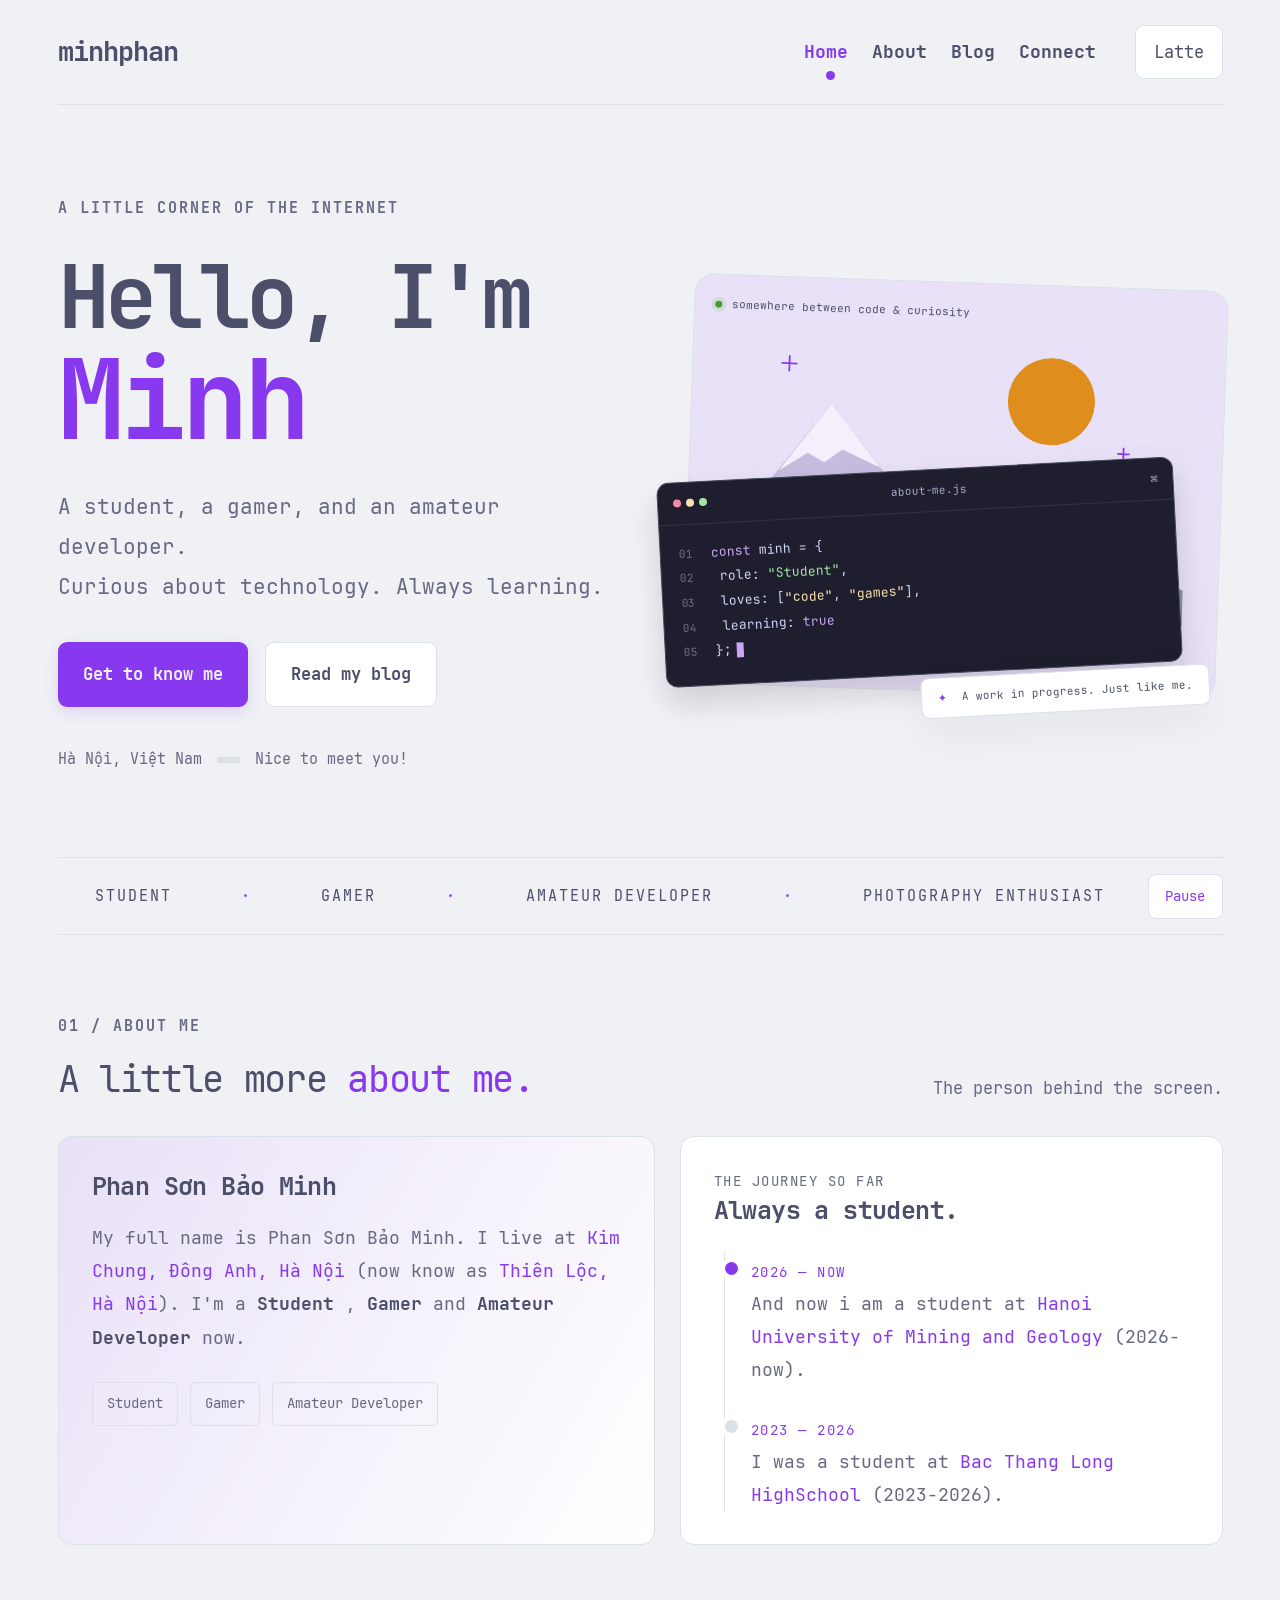
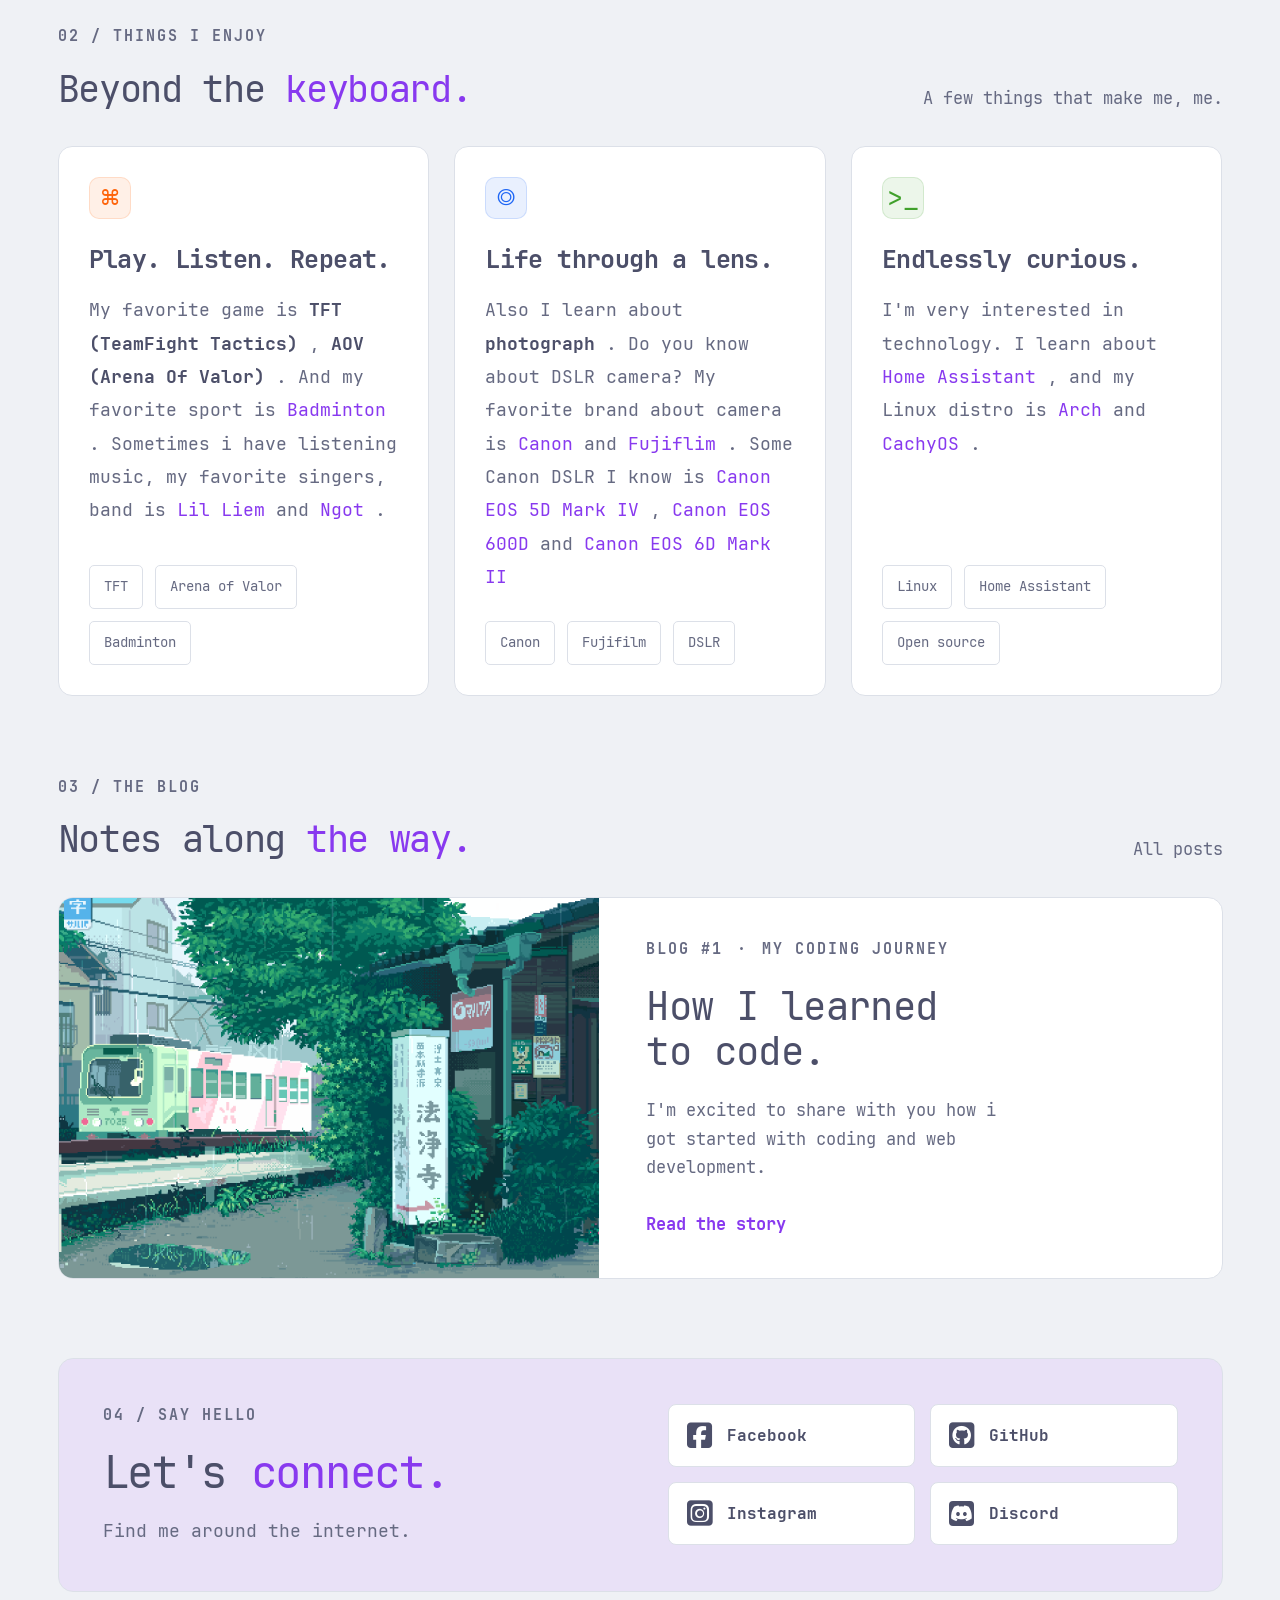
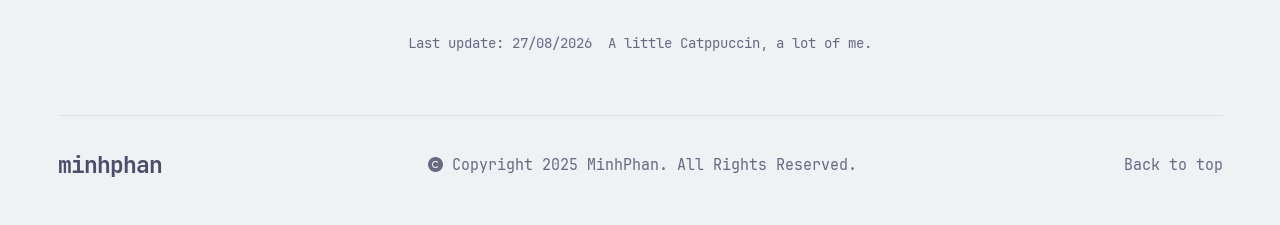
<file: index.html>
<!doctype html>
<html lang="en">
  <head>
    <meta charset="UTF-8" />
    <meta name="viewport" content="width=device-width, initial-scale=1" />
    <meta name="theme-color" content="#eff1f5" />
    <meta
      name="description"
      content="The personal corner of Phan Sơn Bảo Minh. Student, gamer and amateur developer in Hà Nội."
    />
    <title>MinhPhan · Home</title>
    <link rel="icon" href="assets/images/favicon.jpg" />
    <!-- Áp dụng màu đã lưu trước khi vẽ trang để tránh nháy màu. -->
    <script>
      try {
        document.documentElement.dataset.theme =
          localStorage.getItem('minh-theme') ||
          (matchMedia('(prefers-color-scheme: dark)').matches ? 'dark' : 'light');
      } catch {}
    </script>
    <link rel="stylesheet" href="assets/fontawesome/css/all.min.css" />
    <link rel="stylesheet" href="style.css" />
    <script src="main.js" defer></script>
  </head>
  <body>
    <a class="skip" href="#main">Skip to content</a>
    <!-- Điều hướng chung và nút chuyển sáng/tối. -->
    <header class="header">
      <a class="brand" href="index.html">minhphan</a>
      <nav id="navigation" aria-label="Main navigation">
        <a class="active" href="index.html">Home</a>
        <a href="index.html#about">About</a>
        <a class="" href="blog/index.html">Blog</a>
        <a href="index.html#connect">Connect</a>
      </nav>
      <div class="header-actions">
        <button
          class="theme-toggle"
          aria-label="Switch color theme"
          title="Switch color theme"
        >
          <span class="theme-name">Latte</span>
        </button>
        <button
          class="menu-toggle"
          aria-label="Open navigation"
          aria-controls="navigation"
          aria-expanded="false"
        >
          <i class="fa-solid fa-bars" aria-hidden="true"></i>
        </button>
      </div>
    </header>
    <!-- Nội dung chính của trang. -->
    <main id="main">
      <section class="hero">
        <div class="hero-copy">
          <div class="eyebrow">A LITTLE CORNER OF THE INTERNET</div>
          <h1>
            Hello, I'm
            <br />
            <span class="name">Minh</span>
          </h1>
          <p class="hero-description">
            A student, a gamer, and an amateur developer.
            <br />
            Curious about technology. Always learning.
          </p>
          <div class="hero-buttons">
            <a class="button primary" href="#about">Get to know me</a>
            <a class="button secondary" href="blog/index.html">Read my blog</a>
          </div>
          <div class="location">
            Hà Nội, Việt Nam
            <span class="location-line"></span>
            Nice to meet you!
          </div>
        </div>
        <!-- Minh họa hero ban đầu: phong cảnh, mặt trời và cửa sổ mã. -->
        <div class="hero-art" aria-label="An illustrated mountain landscape and a small code window">
          <div class="art-label"><span class="status-dot"></span> somewhere between code &amp; curiosity</div>
          <svg class="landscape" viewBox="0 0 520 360" fill="none" aria-hidden="true">
            <defs>
              <pattern id="grid" width="32" height="32" patternUnits="userSpaceOnUse">
                <path d="M32 0H0V32" stroke="currentColor" stroke-opacity=".07" />
              </pattern>
            </defs>
            <rect width="520" height="360" fill="url(#grid)" />
            <circle cx="365" cy="113" r="49" fill="var(--yellow)" />
            <path d="m0 280 118-156 132 161 70-73 200 123v25H0Z" fill="var(--mountain-back)" />
            <path d="m61 201 57-77 57 70-43-19-20 15-19-10Z" fill="var(--snow)" />
            <path d="m195 360 170-173 155 159v14" fill="var(--mountain-front)" />
            <path d="m323 230 42-43 43 44-31-10-12 12-20-13Z" fill="var(--snow)" />
            <path d="M0 320c105-54 160-5 255 20s191-47 265-20v40H0" fill="var(--hill)" />
            <g stroke="var(--mauve)" stroke-width="2">
              <path d="M69 71v18m-9-9h18M448 162v14m-7-7h14" />
            </g>
          </svg>
          <div class="code-window">
            <div class="window-bar">
              <div class="window-dots"><i></i><i></i><i></i></div>
              <span>about-me.js</span><span>⌘</span>
            </div>
            <div class="code-body">
              <div><span class="line-no">01</span><span class="code-purple">const</span> minh = {</div>
              <div><span class="line-no">02</span>  role: <span class="code-green">"Student"</span>,</div>
              <div><span class="line-no">03</span>  loves: [<span class="code-yellow">"code"</span>, <span class="code-yellow">"games"</span>],</div>
              <div><span class="line-no">04</span>  learning: <span class="code-purple">true</span></div>
              <div><span class="line-no">05</span>};<span class="cursor"></span></div>
            </div>
          </div>
          <div class="floating-note"><span>✦</span> A work in progress. Just like me.</div>
        </div>
      </section>
      <!-- Dải sở thích: hai nhóm giống nhau giúp vòng lặp nối liền. -->
      <div class="interest-strip">
        <div class="interest-window">
          <div class="interest-track">
            <div class="interest-group">
              <span>STUDENT</span>
              <span class="interest-separator" aria-hidden="true">·</span>
              <span>GAMER</span>
              <span class="interest-separator" aria-hidden="true">·</span>
              <span>AMATEUR DEVELOPER</span>
              <span class="interest-separator" aria-hidden="true">·</span>
              <span>PHOTOGRAPHY ENTHUSIAST</span>
              <span class="interest-separator" aria-hidden="true">·</span>
            </div>
            <!-- Bản sao trang trí, ẩn với trình đọc màn hình. -->
            <div class="interest-group" aria-hidden="true">
              <span>STUDENT</span>
              <span class="interest-separator" aria-hidden="true">·</span>
              <span>GAMER</span>
              <span class="interest-separator" aria-hidden="true">·</span>
              <span>AMATEUR DEVELOPER</span>
              <span class="interest-separator" aria-hidden="true">·</span>
              <span>PHOTOGRAPHY ENTHUSIAST</span>
              <span class="interest-separator" aria-hidden="true">·</span>
            </div>
          </div>
        </div>
        <button
          class="marquee-toggle"
          type="button"
          aria-label="Pause scrolling interests"
          aria-pressed="false"
          title="Pause scrolling interests"
        >
          Pause
        </button>
      </div>
      <section id="about" class="section">
        <div class="section-heading">
          <div>
            <div class="eyebrow">01 / ABOUT ME</div>
            <h2>
              A little more
              <em>about me.</em>
            </h2>
          </div>
          <p>The person behind the screen.</p>
        </div>
        <div class="about-grid">
          <article class="card intro-card">
            <h3>Phan Sơn Bảo Minh</h3>
            <p>
              My full name is Phan Sơn Bảo Minh. I live at
              <a
                href="https://vi.wikipedia.org/wiki/%C4%90%C3%B4ng_Anh_(huy%E1%BB%87n)"
                target="_blank"
                rel="noopener noreferrer"
              >
                Kim Chung, Đông Anh, Hà Nội
              </a>
              (now know as
              <a
                href="https://thienloc.hanoi.gov.vn/gioi-thieu-chung/gioi-thieu-ve-xa-thien-loc-thanh-pho-ha-noi-2786250628183225264.htm"
                target="_blank"
                rel="noopener noreferrer"
              >Thiên Lộc, Hà Nội</a>). I'm a
              <strong>Student</strong>
              ,
              <strong>Gamer</strong>
              and
              <strong>Amateur Developer</strong>
              now.
            </p>
            <div class="pills">
              <span>Student</span>
              <span>Gamer</span>
              <span>Amateur Developer</span>
            </div>
          </article>
          <article class="card education-card">
            <div class="card-top">
              <span class="small-label">THE JOURNEY SO FAR</span>
            </div>
            <h3>Always a student.</h3>
            <div class="timeline">
              <div>
                <span class="small-label">2026 — NOW</span>
                <p>
                  And now i am a student at
                  <a
                    href="https://humg.edu.vn/Pages/home.aspx"
                    target="_blank"
                    rel="noopener noreferrer"
                  >
                    Hanoi University of Mining and Geology
                  </a>
                  (2026-now).
                </p>
              </div>
              <div>
                <span class="small-label">2023 — 2026</span>
                <p>
                  I was a student at
                  <a
                    href="http://thptbacthanglong.edu.vn/"
                    target="_blank"
                    rel="noopener noreferrer"
                  >
                    Bac Thang Long HighSchool
                  </a>
                  (2023-2026).
                </p>
              </div>
            </div>
          </article>
        </div>
      </section>
      <section class="section">
        <div class="section-heading">
          <div>
            <div class="eyebrow">02 / THINGS I ENJOY</div>
            <h2>
              Beyond the
              <em>keyboard.</em>
            </h2>
          </div>
          <p>A few things that make me, me.</p>
        </div>
        <div class="hobbies">
          <article class="card hobby-card peach">
            <span class="hobby-icon" aria-hidden="true">⌘</span>
            <h3>Play. Listen. Repeat.</h3>
            <p>
              My favorite game is
              <strong>TFT (TeamFight Tactics)</strong>
              ,
              <strong>AOV (Arena Of Valor)</strong>
              . And my favorite sport is
              <a
                href="https://en.wikipedia.org/wiki/Badminton"
                target="_blank"
                rel="noopener noreferrer"
              >
                Badminton
              </a>
              . Sometimes i have listening music, my favorite singers, band is
              <a
                href="https://www.youtube.com/channel/UClchAbzC31CNcNcBfjbSCUA"
                target="_blank"
                rel="noopener noreferrer"
              >
                Lil Liem
              </a>
              and
              <a
                href="https://www.youtube.com/channel/UCuKWFCkVDNzcFy5JGeJFrOw"
                target="_blank"
                rel="noopener noreferrer"
              >
                Ngot
              </a>
              .
            </p>
            <div class="pills">
              <span>TFT</span>
              <span>Arena of Valor</span>
              <span>Badminton</span>
            </div>
          </article>
          <article class="card hobby-card blue">
            <span class="hobby-icon" aria-hidden="true">◎</span>
            <h3>Life through a lens.</h3>
            <p>
              Also I learn about
              <strong>photograph</strong>
              . Do you know about DSLR camera? My favorite brand about camera is
              <a
                href="https://en.wikipedia.org/wiki/Canon_EOS"
                target="_blank"
                rel="noopener noreferrer"
              >
                Canon
              </a>
              and
              <a
                href="https://en.wikipedia.org/wiki/Fujifilm"
                target="_blank"
                rel="noopener noreferrer"
              >
                Fujiflim
              </a>
              . Some Canon DSLR I know is
              <a
                href="https://en.wikipedia.org/wiki/Canon_EOS_5D_Mark_IV"
                target="_blank"
                rel="noopener noreferrer"
              >
                Canon EOS 5D Mark IV
              </a>
              ,
              <a
                href="https://en.wikipedia.org/wiki/Canon_EOS_600D"
                target="_blank"
                rel="noopener noreferrer"
              >
                Canon EOS 600D
              </a>
              and
              <a
                href="https://en.wikipedia.org/wiki/Canon_EOS_6D_Mark_II"
                target="_blank"
                rel="noopener noreferrer"
              >
                Canon EOS 6D Mark II
              </a>
            </p>
            <div class="pills">
              <span>Canon</span>
              <span>Fujifilm</span>
              <span>DSLR</span>
            </div>
          </article>
          <article class="card hobby-card green">
            <span class="hobby-icon" aria-hidden="true">&gt;_</span>
            <h3>Endlessly curious.</h3>
            <p>
              I'm very interested in technology. I learn about
              <a
                href="https://www.home-assistant.io/"
                target="_blank"
                rel="noopener noreferrer"
              >
                Home Assistant
              </a>
              , and my Linux distro is
              <a href="https://archlinux.org/" target="_blank" rel="noopener noreferrer">
                Arch
              </a>
              and
              <a
                href="https://cachyos.org/about/"
                target="_blank"
                rel="noopener noreferrer"
              >
                CachyOS
              </a>
              .
            </p>
            <div class="pills">
              <span>Linux</span>
              <span>Home Assistant</span>
              <span>Open source</span>
            </div>
          </article>
        </div>
      </section>
      <section class="section">
        <div class="section-heading">
          <div>
            <div class="eyebrow">03 / THE BLOG</div>
            <h2>
              Notes along
              <em>the way.</em>
            </h2>
          </div>
          <a class="text-link" href="blog/index.html">All posts</a>
        </div>
        <a class="featured-post" href="blog/blog1/index.html">
          <img class="post-image" src="assets/images/blog-1.gif" alt="" loading="lazy" />
          <div class="post-content">
            <div class="eyebrow">
              BLOG #1
              <span>·</span>
              MY CODING JOURNEY
            </div>
            <h3>
              How I learned
              <br />
              to code.
            </h3>
            <p>
              I'm excited to share with you how i got started with coding and web
              development.
            </p>
            <span class="read-link">Read the story</span>
          </div>
        </a>
      </section>
      <section id="connect" class="connect section">
        <div>
          <div class="eyebrow">04 / SAY HELLO</div>
          <h2>
            Let's
            <em>connect.</em>
          </h2>
          <p>Find me around the internet.</p>
        </div>
        <div class="socials">
          <a
            href="https://www.facebook.com/psbminhh/"
            target="_blank"
            rel="noopener noreferrer"
          >
            <i class="fa-brands fa-square-facebook" aria-hidden="true"></i>
            Facebook
          </a>
          <a
            href="https://github.com/MinhPhan1203"
            target="_blank"
            rel="noopener noreferrer"
          >
            <i class="fa-brands fa-square-github" aria-hidden="true"></i>
            GitHub
          </a>
          <a
            href="https://www.instagram.com/psbminhhh/"
            target="_blank"
            rel="noopener noreferrer"
          >
            <i class="fa-brands fa-square-instagram" aria-hidden="true"></i>
            Instagram
          </a>
          <a
            href="https://discord.com/users/926098921338593320"
            target="_blank"
            rel="noopener noreferrer"
          >
            <i class="fa-brands fa-discord discord-square" aria-hidden="true"></i>
            Discord
          </a>
        </div>
      </section>
      <div class="update">
        Last update: 27/08/2026

        <span>A little Catppuccin, a lot of me.</span>
      </div>
    </main>
    <!-- Chân trang. -->
    <footer>
      <a class="brand" href="index.html">minhphan</a>
      <p>
        <i class="fa-solid fa-copyright" aria-hidden="true"></i>
        Copyright 2025 MinhPhan. All Rights Reserved.
      </p>
      <a href="#main">Back to top</a>
    </footer>
  </body>
</html>
</file>
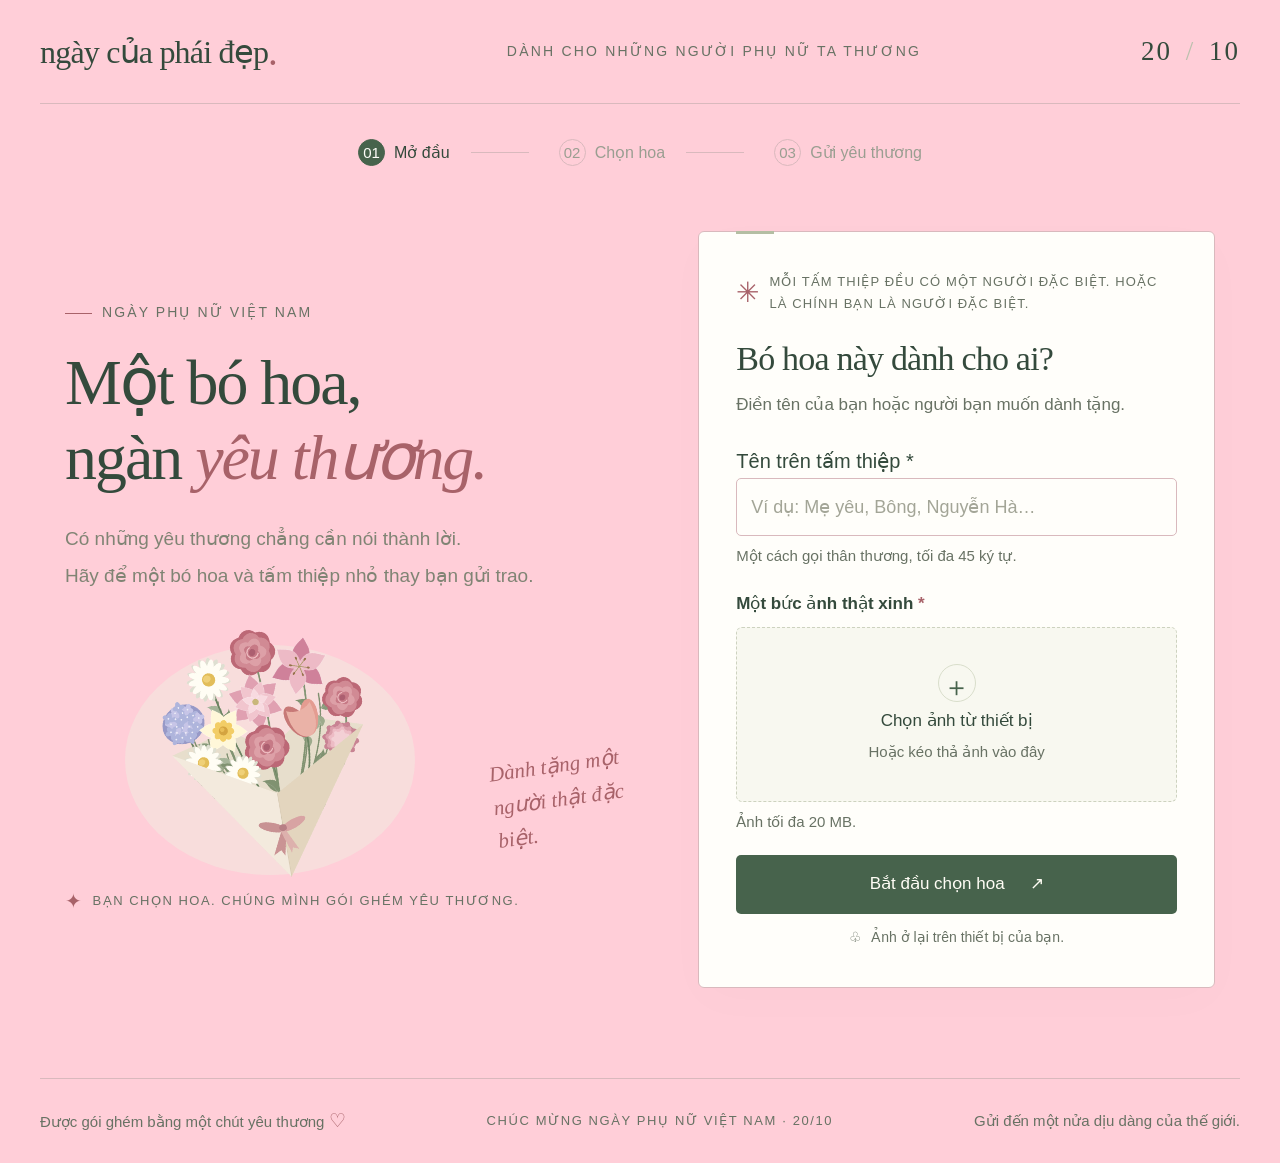
<file: 20.10/index.html>
<!doctype html>
<html lang="vi">
  <head>
    <meta charset="UTF-8" />
    <meta name="viewport" content="width=device-width, initial-scale=1" />
    <meta name="theme-color" content="#FFCED8" />
    <meta
      name="description"
      content="Tự tay chọn một bó hoa và tạo thiệp 20/10 dành tặng người phụ nữ bạn yêu thương."
    />
    <title>Ngàn yêu thương · 20/10</title>
    <link
      rel="icon"
      href="data:image/svg+xml,%3Csvg xmlns='http://www.w3.org/2000/svg' viewBox='0 0 64 64'%3E%3Crect width='64' height='64' rx='18' fill='%23faf8f2'/%3E%3Ctext x='9' y='48' font-size='44'%3E🌷%3C/text%3E%3C/svg%3E"
    />
    <link rel="stylesheet" href="style.css" />
    <script src="main.js" defer></script>
  </head>
  <body>
    <a class="skip-link" href="#main">Đến nội dung chính</a>
    <header class="site-header">
      <a class="wordmark" href="index.html" aria-label="Tháng mười, trang chủ">
        ngày của phái đẹp
        <span class="brand-dot">.</span>
      </a>
      <span class="header-note">DÀNH CHO NHỮNG NGƯỜI PHỤ NỮ TA THƯƠNG</span>
      <span class="date-badge">
        20
        <span>/</span>
        10
      </span>
    </header>

    <main id="main">
      <nav class="steps" aria-label="Các bước tạo thiệp">
        <ol>
          <li aria-current="step">
            <span>01</span>
            Mở đầu
          </li>
          <li>
            <span>02</span>
            Chọn hoa
          </li>
          <li>
            <span>03</span>
            Gửi yêu thương
          </li>
        </ol>
      </nav>

      <!-- BƯỚC 1: Ảnh chỉ được đọc trong trình duyệt, không gửi lên máy chủ. -->
      <section id="step-1" class="step-panel intro-layout" aria-labelledby="intro-title">
        <div class="intro-copy">
          <p class="eyebrow">
            <span class="little-line"></span>
            NGÀY PHỤ NỮ VIỆT NAM
          </p>
          <h1 id="intro-title">
            Một bó hoa,
            <br />
            ngàn
            <em>yêu thương.</em>
          </h1>
          <p class="intro-description">
            Có những yêu thương chẳng cần nói thành lời.
            <br class="desktop-break" />
            Hãy để một bó hoa và tấm thiệp nhỏ thay bạn gửi trao.
          </p>
          <div class="intro-art" aria-hidden="true">
            <canvas id="intro-bouquet" width="700" height="560"></canvas>
            <span class="handwritten">Dành tặng một người thật đặc biệt.</span>
          </div>
          <div class="tiny-caption">
            <span aria-hidden="true">✦</span>
            BẠN CHỌN HOA. CHÚNG MÌNH GÓI GHÉM YÊU THƯƠNG.
          </div>
        </div>

        <form id="recipient-form" class="recipient-card" novalidate>
          <div class="form-heading">
            <span class="mini-flower" aria-hidden="true">✳</span>
            <span>
              MỖI TẤM THIỆP ĐỀU CÓ MỘT NGƯỜI ĐẶC BIỆT. HOẶC LÀ CHÍNH BẠN LÀ NGƯỜI ĐẶC
              BIỆT.
            </span>
          </div>
          <h2>Bó hoa này dành cho ai?</h2>
          <p class="muted">Điền tên của bạn hoặc người bạn muốn dành tặng.</p>
          <ll for="recipient-name">
            Tên trên tấm thiệp
            <span aria-hidden="true">*</span>
          </ll>
          <input
            id="recipient-name"
            name="name"
            type="text"
            placeholder="Ví dụ: Mẹ yêu, Bông, Nguyễn Hà…"
            maxlength="45"
            autocomplete="name"
            aria-describedby="name-hint"
            required
          />
          <p id="name-hint" class="field-hint">
            Một cách gọi thân thương, tối đa 45 ký tự.
          </p>

          <label for="photo-input">
            Một bức ảnh thật xinh
            <span aria-hidden="true">*</span>
          </label>
          <div class="upload-zone" id="upload-zone">
            <input
              id="photo-input"
              type="file"
              accept="image/*"
              aria-describedby="photo-hint"
              required
            />
            <div class="upload-placeholder" id="upload-placeholder">
              <span class="upload-symbol" aria-hidden="true">＋</span>
              <strong>Chọn ảnh từ thiết bị</strong>
              <span>Hoặc kéo thả ảnh vào đây</span>
            </div>
            <div class="photo-selection" id="photo-selection" hidden>
              <img id="photo-preview" alt="Ảnh vuông xem trước trên thiệp" />
              <span>Nhấn để đổi ảnh</span>
            </div>
          </div>
          <p class="field-hint" id="photo-hint">Ảnh tối đa 20 MB.</p>
          <div id="photo-adjustments" class="photo-adjustments" hidden>
            <label for="photo-x">
              Trục X — trái / phải
              <output id="photo-x-value" for="photo-x">50%</output>
            </label>
            <input id="photo-x" type="range" min="0" max="100" value="50" />
            <label for="photo-y">
              Trục Y — trên / dưới
              <output id="photo-y-value" for="photo-y">50%</output>
            </label>
            <input id="photo-y" type="range" min="0" max="100" value="50" />
            <label for="photo-zoom">
              Phóng to ảnh
              <output id="photo-zoom-value" for="photo-zoom">100%</output>
            </label>
            <input
              id="photo-zoom"
              type="range"
              min="100"
              max="300"
              step="5"
              value="100"
              aria-describedby="photo-adjust-hint"
            />
            <p id="photo-adjust-hint" class="field-hint">
              Phóng to để căn chỉnh cả hai trục. Ảnh xem trước bo góc 25px.
            </p>
            <button type="button" id="reset-photo" class="text-button">
              Căn ảnh về giữa
            </button>
          </div>
          <p id="form-error" class="error-message" role="alert"></p>
          <button class="button primary wide" id="start-button" type="submit">
            Bắt đầu chọn hoa
            <span aria-hidden="true">↗</span>
          </button>
          <p class="privacy-note">
            <span aria-hidden="true">♧</span>
            Ảnh ở lại trên thiết bị của bạn.
          </p>
        </form>
      </section>

      <!-- BƯỚC 2: Tối thiểu 10, tối đa 20 bông. Có thể chọn lặp một loại hoa. -->
      <section id="step-2" class="step-panel" aria-labelledby="flowers-title" hidden>
        <div class="section-intro">
          <p class="eyebrow">MỘT CHÚT TỈ MỈ, THẬT NHIỀU YÊU THƯƠNG</p>
          <h1 id="flowers-title" tabindex="-1">
            Tự tay chọn
            <em>một bó hoa.</em>
          </h1>
          <p>Chọn từ 10 đến 20 bông. Mỗi lần chạm là thêm một chút thương yêu.</p>
        </div>
        <div class="florist-layout">
          <div class="flower-shop">
            <div class="shop-heading">
              <h2>Khu vườn nhỏ</h2>
              <span id="flower-variety-count">16 LOÀI HOA</span>
            </div>
            <div id="flower-palette" class="flower-palette"></div>
            <p class="flower-tip">
              Bạn có thể chọn nhiều bông cùng loại. Nhấn dấu − để bớt một bông.
            </p>
          </div>
          <div class="bouquet-studio">
            <div class="studio-heading">
              <span class="eyebrow">BÓ HOA CỦA BẠN</span>
              <span id="flower-counter" class="counter">0 / 20 bông</span>
            </div>
            <div class="bouquet-stage">
              <canvas
                id="bouquet-canvas"
                width="900"
                height="900"
                aria-label="Bó hoa bạn đang chọn"
              ></canvas>
              <p id="empty-bouquet">Một bó hoa đang chờ bạn viết nên câu chuyện…</p>
            </div>
            <div class="bouquet-summary">
              <p id="bouquet-status" role="status" aria-live="polite">
                Chọn thêm 10 bông để hoàn thành bó hoa.
              </p>
              <button id="clear-bouquet" type="button" class="text-button" disabled>
                Chọn lại
              </button>
            </div>
            <div class="progress-track" aria-hidden="true">
              <span id="bouquet-progress"></span>
            </div>
            <div class="studio-actions">
              <button type="button" class="button secondary" id="back-to-person">
                ← Quay lại
              </button>
              <button type="button" class="button primary" id="make-card" disabled>
                Xác nhận bó hoa
                <span aria-hidden="true">↗</span>
              </button>
            </div>
          </div>
        </div>
      </section>

      <!-- BƯỚC 3: Canvas xem trước cũng chính là ảnh PNG được tải về. -->
      <section
        id="step-3"
        class="step-panel card-page"
        aria-labelledby="card-title"
        hidden
      >
        <div class="card-side">
          <p class="eyebrow">MỘT TẤM THIỆP, TRỌN VẸN TẤM LÒNG</p>
          <h1 id="card-title" tabindex="-1">
            Để yêu thương
            <br />
            <em>được gửi trao.</em>
          </h1>
          <p>
            Tấm thiệp dành riêng cho
            <strong id="recipient-display"></strong>
            , với bó hoa do chính bạn chọn và một lời chúc từ trái tim.
          </p>
          <div class="card-actions">
            <button type="button" id="download-card" class="button primary">
              Lưu thiệp về thiết bị
              <span aria-hidden="true">↓</span>
            </button>
            <button type="button" id="change-wish" class="button secondary">
              Đổi một lời chúc khác
              <span aria-hidden="true">↻</span>
            </button>
            <button type="button" id="edit-bouquet" class="text-button">
              ← Chỉnh lại bó hoa
            </button>
          </div>
          <p
            id="download-status"
            class="download-status"
            role="status"
            aria-live="polite"
          ></p>
          <p class="export-note">
            Ảnh PNG sắc nét · 1200 × 1800 px
            <br />
            Bạn có thể gửi ảnh qua Zalo, Messenger hoặc in thành thiệp.
          </p>
          <details class="wish-details">
            <summary>Đọc lời chúc trên thiệp</summary>
            <p id="accessible-wish"></p>
          </details>
        </div>
        <div class="card-preview-wrap">
          <div class="paper-corner" aria-hidden="true"></div>
          <canvas
            id="greeting-card"
            width="1200"
            height="1800"
            role="img"
            aria-label="Thiệp chúc mừng 20 tháng 10 với bó hoa, ảnh và tên của bạn"
          ></canvas>
          <fieldset class="card-color-picker">
            <legend>Chọn màu nền thiệp</legend>
            <div class="color-swatches">
              <label class="color-option" title="#FFDDDD" style="--swatch: #ffdddd">
                <input
                  type="radio"
                  name="card-color"
                  value="#FFDDDD"
                  aria-label="Màu #FFDDDD"
                />
                <span class="color-dot" aria-hidden="true"></span>
              </label>
              <label class="color-option" title="#ED96D7" style="--swatch: #ed96d7">
                <input
                  type="radio"
                  name="card-color"
                  value="#ED96D7"
                  aria-label="Màu #ED96D7"
                />
                <span class="color-dot" aria-hidden="true"></span>
              </label>
              <label class="color-option" title="#F5EFE1" style="--swatch: #f5efe1">
                <input
                  type="radio"
                  name="card-color"
                  value="#F5EFE1"
                  aria-label="Màu #F5EFE1"
                  checked
                />
                <span class="color-dot" aria-hidden="true"></span>
              </label>
              <label class="color-option" title="#FFF5F5" style="--swatch: #fff5f5">
                <input
                  type="radio"
                  name="card-color"
                  value="#FFF5F5"
                  aria-label="Màu #FFF5F5"
                />
                <span class="color-dot" aria-hidden="true"></span>
              </label>
              <label class="color-option" title="#F7D6D0" style="--swatch: #f7d6d0">
                <input
                  type="radio"
                  name="card-color"
                  value="#F7D6D0"
                  aria-label="Màu #F7D6D0"
                />
                <span class="color-dot" aria-hidden="true"></span>
              </label>
              <label class="color-option" title="#E2B4BD" style="--swatch: #e2b4bd">
                <input
                  type="radio"
                  name="card-color"
                  value="#E2B4BD"
                  aria-label="Màu #E2B4BD"
                />
                <span class="color-dot" aria-hidden="true"></span>
              </label>
            </div>
            <p>
              Màu đang chọn:
              <output id="card-color-value" aria-live="polite">#F5EFE1</output>
            </p>
          </fieldset>
          <span class="preview-caption">một món quà nhỏ, một niềm vui thật to.</span>
        </div>
      </section>
      <noscript>
        <p class="noscript-note">
          Hãy bật JavaScript để chọn hoa và tạo thiệp trên thiết bị của bạn.
        </p>
      </noscript>
    </main>

    <footer class="site-footer">
      <p>
        Được gói ghém bằng một chút yêu thương
        <span aria-hidden="true">♡</span>
      </p>
      <span>CHÚC MỪNG NGÀY PHỤ NỮ VIỆT NAM · 20/10</span>
      <p>Gửi đến một nửa dịu dàng của thế giới.</p>
    </footer>
  </body>
</html>
</file>
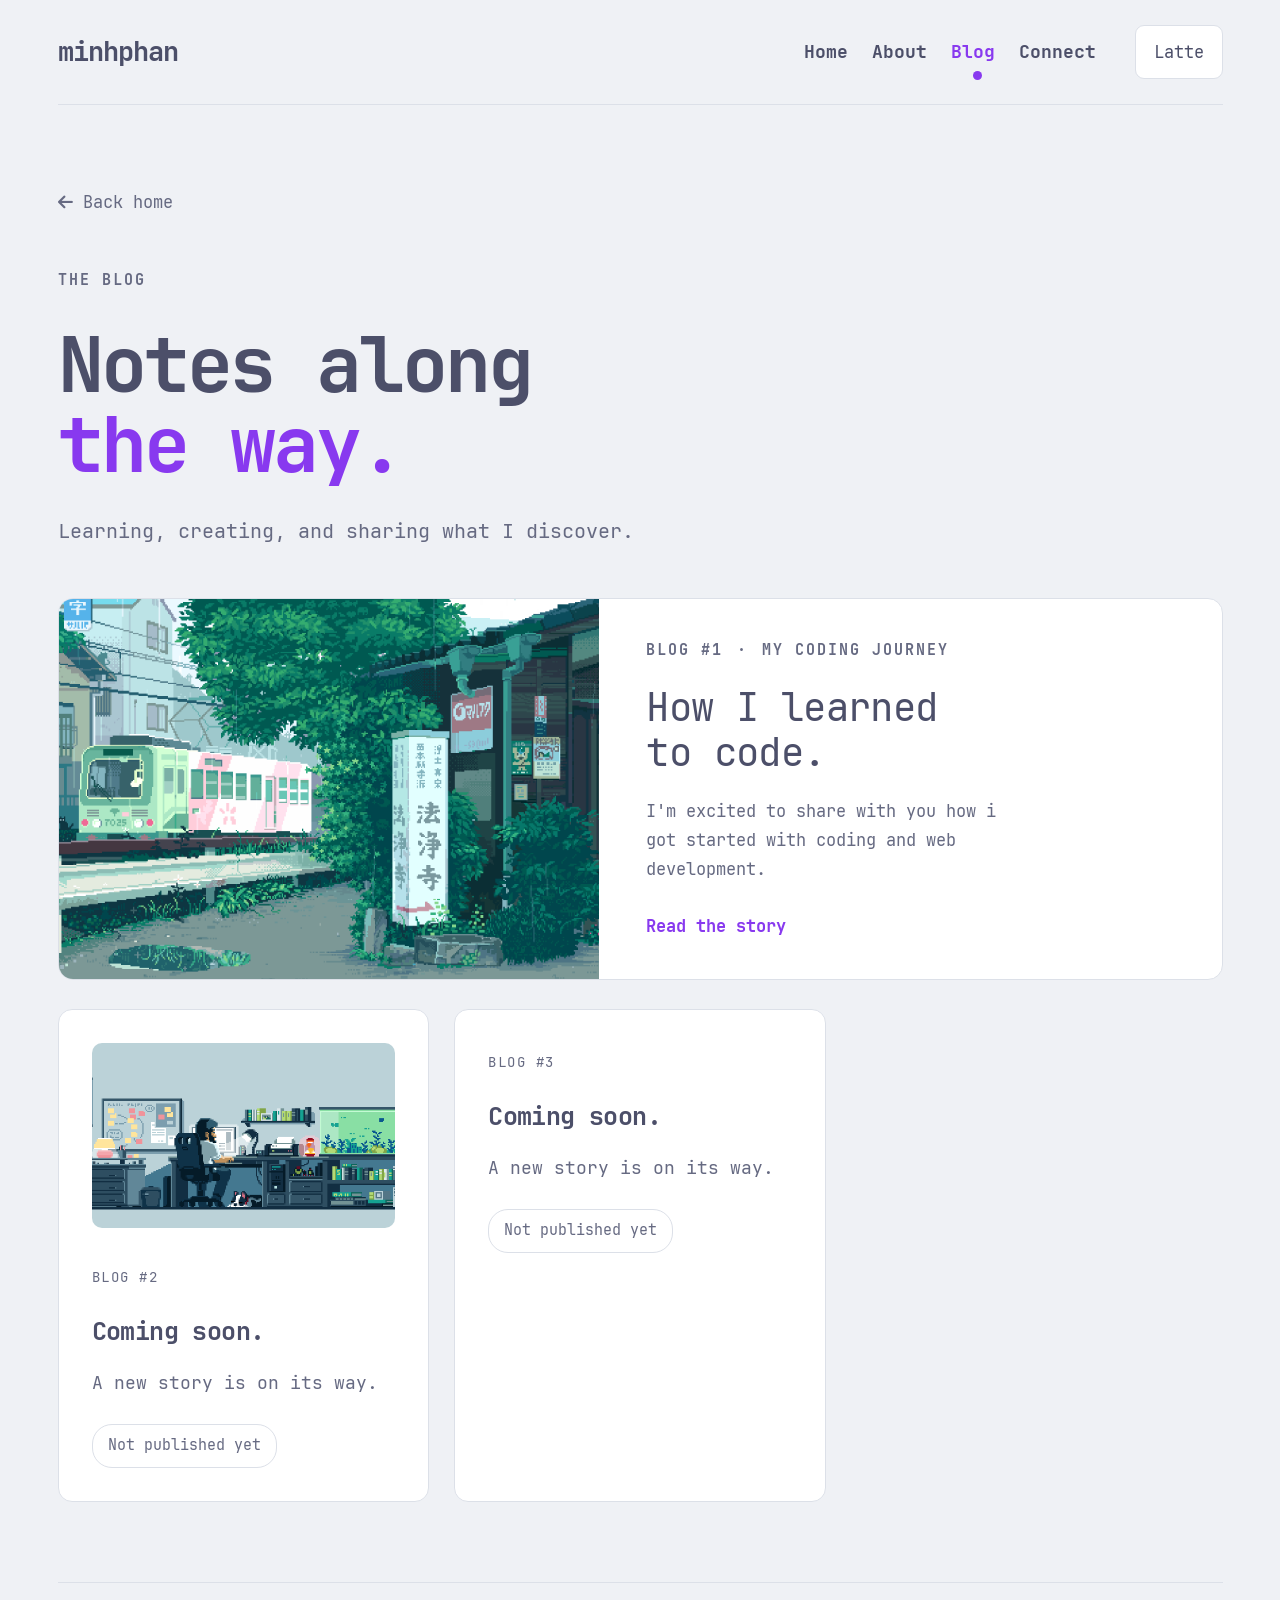
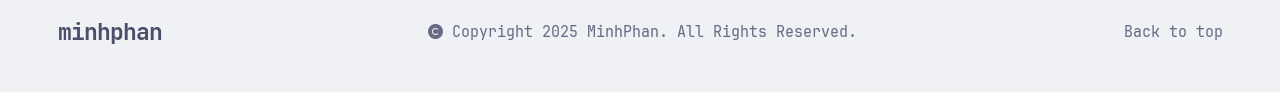
<file: blog/index.html>
<!doctype html>
<html lang="en">
  <head>
    <meta charset="UTF-8" />
    <meta name="viewport" content="width=device-width, initial-scale=1" />
    <meta name="theme-color" content="#eff1f5" />
    <meta
      name="description"
      content="The personal corner of Phan Sơn Bảo Minh. Student, gamer and amateur developer in Hà Nội."
    />
    <title>MinhPhan · Blog</title>
    <link rel="icon" href="../assets/images/favicon.jpg" />
    <!-- Áp dụng màu đã lưu trước khi vẽ trang để tránh nháy màu. -->
    <script>
      try {
        document.documentElement.dataset.theme =
          localStorage.getItem('minh-theme') ||
          (matchMedia('(prefers-color-scheme: dark)').matches ? 'dark' : 'light');
      } catch {}
    </script>
    <link rel="stylesheet" href="../assets/fontawesome/css/all.min.css" />
    <link rel="stylesheet" href="../style.css" />
    <script src="../main.js" defer></script>
  </head>
  <body>
    <a class="skip" href="#main">Skip to content</a>
    <!-- Điều hướng chung và nút chuyển sáng/tối. -->
    <header class="header">
      <a class="brand" href="../index.html">minhphan</a>
      <nav id="navigation" aria-label="Main navigation">
        <a class="" href="../index.html">Home</a>
        <a href="../index.html#about">About</a>
        <a class="active" href="../blog/index.html">Blog</a>
        <a href="../index.html#connect">Connect</a>
      </nav>
      <div class="header-actions">
        <button
          class="theme-toggle"
          aria-label="Switch color theme"
          title="Switch color theme"
        >
          <span class="theme-name">Latte</span>
        </button>
        <button
          class="menu-toggle"
          aria-label="Open navigation"
          aria-controls="navigation"
          aria-expanded="false"
        >
          <i class="fa-solid fa-bars" aria-hidden="true"></i>
        </button>
      </div>
    </header>
    <!-- Nội dung chính của trang. -->
    <main id="main">
      <section class="section blog-page">
        <a class="text-link" href="../index.html">
          <i class="fa-solid fa-arrow-left" aria-hidden="true"></i>
          Back home
        </a>
        <div class="eyebrow">THE BLOG</div>
        <h1>
          Notes along
          <br />
          <em>the way.</em>
        </h1>
        <p class="page-description">Learning, creating, and sharing what I discover.</p>
        <a class="featured-post" href="blog1/index.html">
          <img
            class="post-image"
            src="../assets/images/blog-1.gif"
            alt=""
            loading="lazy"
          />
          <div class="post-content">
            <div class="eyebrow">
              BLOG #1
              <span>·</span>
              MY CODING JOURNEY
            </div>
            <h3>
              How I learned
              <br />
              to code.
            </h3>
            <p>
              I'm excited to share with you how i got started with coding and web
              development.
            </p>
            <span class="read-link">Read the story</span>
          </div>
        </a>
        <div class="upcoming">
          <article class="card">
            <img
              class="upcoming-image"
              src="../assets/images/blog-2.gif"
              alt=""
              loading="lazy"
            />
            <span class="small-label">BLOG #2</span>
            <h3>Coming soon.</h3>
            <p>A new story is on its way.</p>
            <span class="coming-tag">Not published yet</span>
          </article>
          <article class="card">
            <span class="small-label">BLOG #3</span>
            <h3>Coming soon.</h3>
            <p>A new story is on its way.</p>
            <span class="coming-tag">Not published yet</span>
          </article>
          <!-- <article class="card">
            <span class="small-label">BLOG #4</span>
            <h3>Coming soon.</h3>
            <p>A new story is on its way.</p>
            <span class="coming-tag">Not published yet</span>
          </article>
          <article class="card">
            <span class="small-label">BLOG #5</span>
            <h3>Coming soon.</h3>
            <p>A new story is on its way.</p>
            <span class="coming-tag">Not published yet</span>
          </article>
          <article class="card">
            <span class="small-label">BLOG #6</span>
            <h3>Coming soon.</h3>
            <p>A new story is on its way.</p>
            <span class="coming-tag">Not published yet</span>
          </article> -->
        </div>
      </section>
    </main>
    <!-- Chân trang. -->
    <footer>
      <a class="brand" href="../index.html">minhphan</a>
      <p>
        <i class="fa-solid fa-copyright" aria-hidden="true"></i>
        Copyright 2025 MinhPhan. All Rights Reserved.
      </p>
      <a href="#main">Back to top</a>
    </footer>
  </body>
</html>
</file>
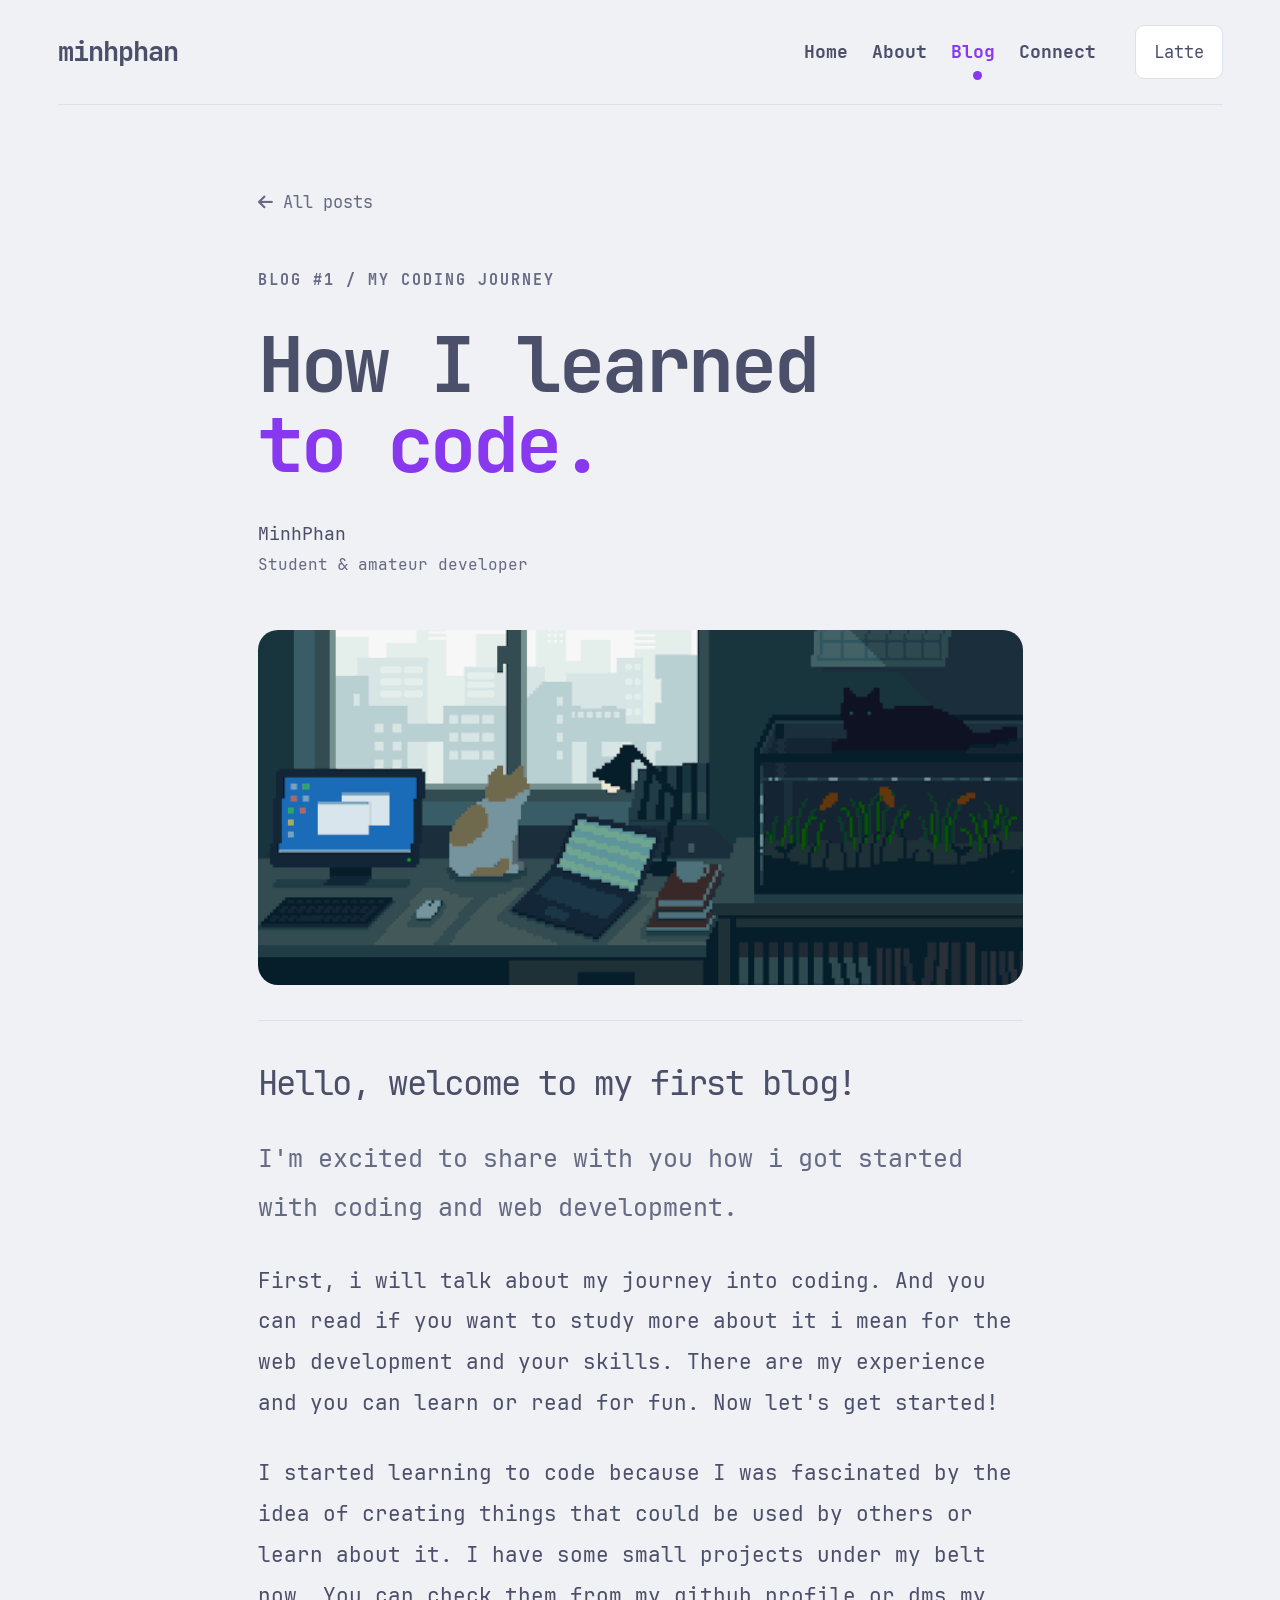
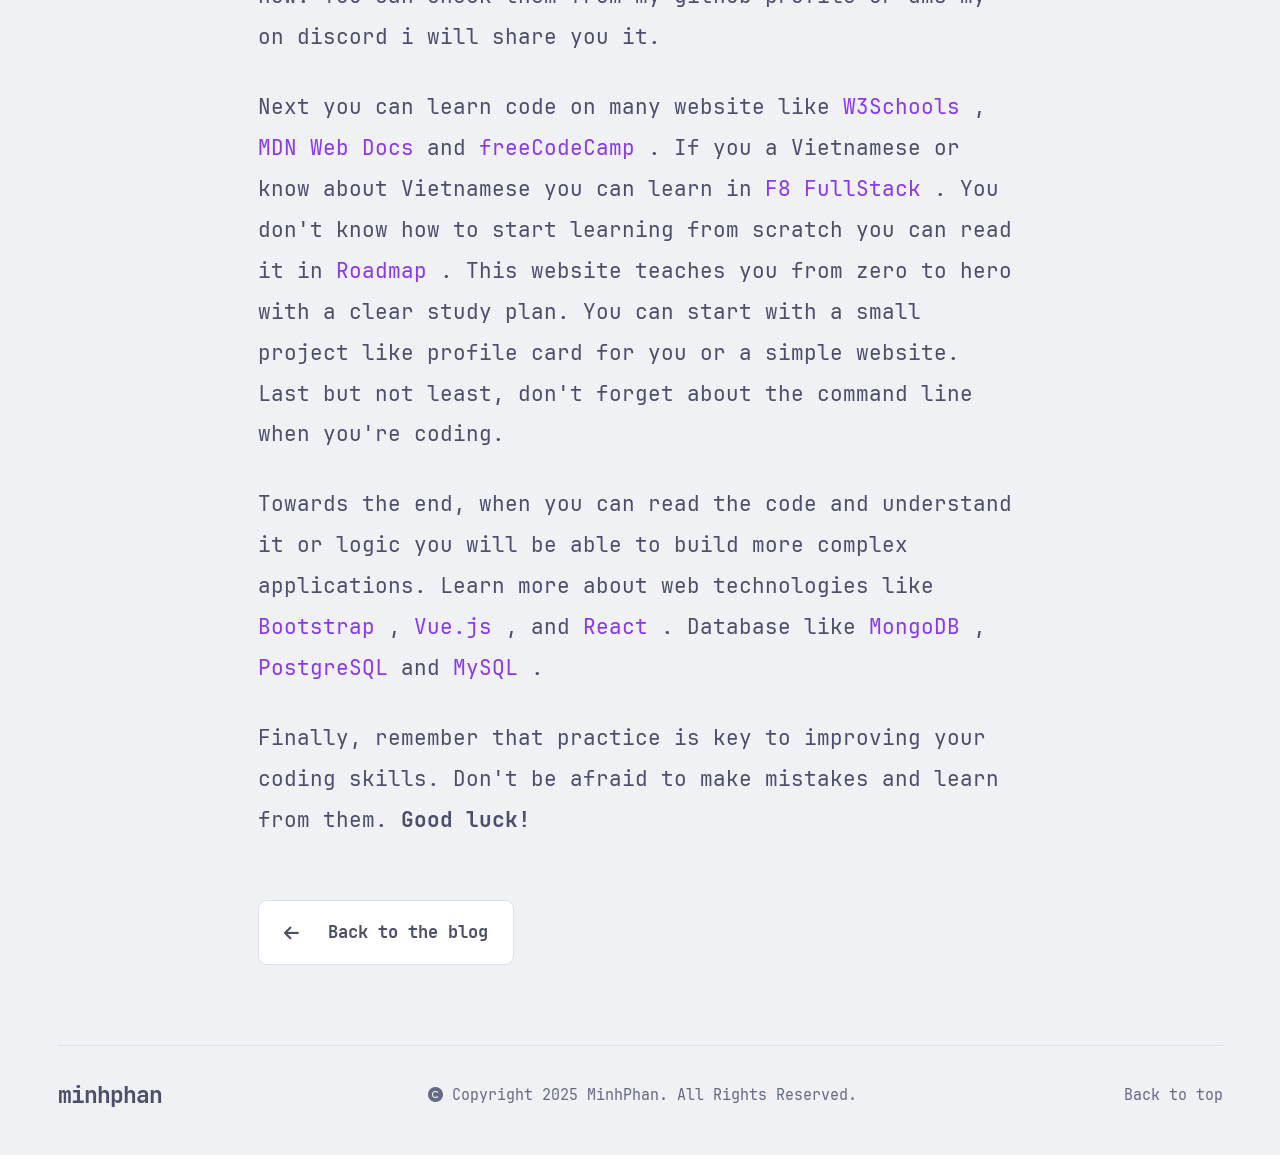
<file: blog/blog1/index.html>
<!doctype html>
<html lang="en">
  <head>
    <meta charset="UTF-8" />
    <meta name="viewport" content="width=device-width, initial-scale=1" />
    <meta name="theme-color" content="#eff1f5" />
    <meta
      name="description"
      content="The personal corner of Phan Sơn Bảo Minh. Student, gamer and amateur developer in Hà Nội."
    />
    <title>MinhPhan · How I Learned To Code</title>
    <link rel="icon" href="../../assets/images/favicon.jpg" />
    <!-- Áp dụng màu đã lưu trước khi vẽ trang để tránh nháy màu. -->
    <script>
      try {
        document.documentElement.dataset.theme =
          localStorage.getItem('minh-theme') ||
          (matchMedia('(prefers-color-scheme: dark)').matches ? 'dark' : 'light');
      } catch {}
    </script>
    <link rel="stylesheet" href="../../assets/fontawesome/css/all.min.css" />
    <link rel="stylesheet" href="../../style.css" />
    <script src="../../main.js" defer></script>
  </head>
  <body>
    <a class="skip" href="#main">Skip to content</a>
    <!-- Điều hướng chung và nút chuyển sáng/tối. -->
    <header class="header">
      <a class="brand" href="../../index.html">minhphan</a>
      <nav id="navigation" aria-label="Main navigation">
        <a class="" href="../../index.html">Home</a>
        <a href="../../index.html#about">About</a>
        <a class="active" href="../../blog/index.html">Blog</a>
        <a href="../../index.html#connect">Connect</a>
      </nav>
      <div class="header-actions">
        <button
          class="theme-toggle"
          aria-label="Switch color theme"
          title="Switch color theme"
        >
          <span class="theme-name">Latte</span>
        </button>
        <button
          class="menu-toggle"
          aria-label="Open navigation"
          aria-controls="navigation"
          aria-expanded="false"
        >
          <i class="fa-solid fa-bars" aria-hidden="true"></i>
        </button>
      </div>
    </header>
    <!-- Nội dung chính của trang. -->
    <main id="main">
      <article class="article section">
        <a class="text-link" href="../index.html">
          <i class="fa-solid fa-arrow-left" aria-hidden="true"></i>
          All posts
        </a>
        <div class="eyebrow">BLOG #1 / MY CODING JOURNEY</div>
        <h1>
          How I learned
          <br />
          <em>to code.</em>
        </h1>
        <div class="byline">
          <span>
            MinhPhan
            <br />
            <small>Student & amateur developer</small>
          </span>
        </div>
        <img class="article-image" src="../../assets/images/article-top.gif" alt="" />
        <div class="article-body">
          <h2>Hello, welcome to my first blog!</h2>
          <p class="lead">
            I'm excited to share with you how i got started with coding and web
            development.
          </p>
          <p>
            First, i will talk about my journey into coding. And you can read if you want
            to study more about it i mean for the web development and your skills. There
            are my experience and you can learn or read for fun. Now let's get started!
          </p>
          <p>
            I started learning to code because I was fascinated by the idea of creating
            things that could be used by others or learn about it. I have some small
            projects under my belt now. You can check them from my github profile or dms
            my on discord i will share you it.
          </p>
          <p>
            Next you can learn code on many website like
            <a
              href="https://www.w3schools.com/"
              target="_blank"
              rel="noopener noreferrer"
            >
              W3Schools
            </a>
            ,
            <a
              href="https://developer.mozilla.org/en-US/"
              target="_blank"
              rel="noopener noreferrer"
            >
              MDN Web Docs
            </a>
            and
            <a
              href="https://www.freecodecamp.org/"
              target="_blank"
              rel="noopener noreferrer"
            >
              freeCodeCamp
            </a>
            . If you a Vietnamese or know about Vietnamese you can learn in
            <a href="https://f8.edu.vn" target="_blank" rel="noopener noreferrer">
              F8 FullStack
            </a>
            . You don't know how to start learning from scratch you can read it in
            <a href="https://roadmap.sh" target="_blank" rel="noopener noreferrer">
              Roadmap
            </a>
            . This website teaches you from zero to hero with a clear study plan. You can
            start with a small project like profile card for you or a simple website. Last
            but not least, don't forget about the command line when you're coding.
          </p>
          <p>
            Towards the end, when you can read the code and understand it or logic you
            will be able to build more complex applications. Learn more about web
            technologies like
            <a href="https://getbootstrap.com/" target="_blank" rel="noopener noreferrer">
              Bootstrap
            </a>
            ,
            <a href="https://vuejs.org/" target="_blank" rel="noopener noreferrer">
              Vue.js
            </a>
            , and
            <a href="https://reactjs.org/" target="_blank" rel="noopener noreferrer">
              React
            </a>
            . Database like
            <a href="https://www.mongodb.com/" target="_blank" rel="noopener noreferrer">
              MongoDB
            </a>
            ,
            <a
              href="https://www.postgresql.org/"
              target="_blank"
              rel="noopener noreferrer"
            >
              PostgreSQL
            </a>
            and
            <a href="https://www.mysql.com/" target="_blank" rel="noopener noreferrer">
              MySQL
            </a>
            .
          </p>
          <p>
            Finally, remember that practice is key to improving your coding skills. Don't
            be afraid to make mistakes and learn from them.
            <strong>Good luck!</strong>
          </p>
        </div>
        <a class="button secondary" href="../index.html">
          <i class="fa-solid fa-arrow-left" aria-hidden="true"></i>
          Back to the blog
        </a>
      </article>
    </main>
    <!-- Chân trang. -->
    <footer>
      <a class="brand" href="../../index.html">minhphan</a>
      <p>
        <i class="fa-solid fa-copyright" aria-hidden="true"></i>
        Copyright 2025 MinhPhan. All Rights Reserved.
      </p>
      <a href="#main">Back to top</a>
    </footer>
  </body>
</html>
</file>
<file: style.css>
/* FONT NERD ĐƯỢC LƯU CỤC BỘ — không cần Google Fonts. */
@font-face {
  font-family: 'JetBrains Mono Nerd Font';
  src: url('assets/fonts/JetBrainsMonoNerdFont-Regular.ttf') format('truetype');
  font-weight: 100 500;
  font-style: normal;
  font-display: swap;
}
@font-face {
  font-family: 'JetBrains Mono Nerd Font';
  src: url('assets/fonts/JetBrainsMonoNerdFont-Bold.ttf') format('truetype');
  font-weight: 550 900;
  font-style: normal;
  font-display: swap;
}
:root {
  --font-body: 'JetBrains Mono Nerd Font', monospace;
}

/* 01. BẢNG MÀU — Catppuccin Latte (sáng) */
:root {
  color-scheme: light;
  --bg: #eff1f5;
  --surface: #fff;
  --text: #4c4f69;
  --muted: #666a82;
  --border: #dce0e8;
  --mauve: #8839ef;
  --soft: #e9e1f7;
  --peach: #fe640b;
  --blue: #1e66f5;
  --green: #40a02b;
  --yellow: #df8e1d;
  --mountain-back: #c6bcdf;
  --mountain-front: #a095bd;
  --snow: #f5effb;
  --hill: #8e94ab;
  --shadow: 0 18px 40px #4c4f6910;
}

/* Catppuccin Mocha (tối) */
:root[data-theme='dark'] {
  color-scheme: dark;
  --bg: #1e1e2e;
  --surface: #252536;
  --text: #cdd6f4;
  --muted: #a6adc8;
  --border: #38384e;
  --mauve: #cba6f7;
  --soft: #333047;
  --peach: #fab387;
  --blue: #89b4fa;
  --green: #a6e3a1;
  --yellow: #f9e2af;
  --mountain-back: #58516f;
  --mountain-front: #45415a;
  --snow: #a89bbd;
  --hill: #36364e;
  --shadow: 0 18px 40px #11111b40;
}

/* 02. THIẾT LẬP CHUNG */
* {
  box-sizing: border-box;
}
html {
  scroll-behavior: smooth;
  scroll-padding-top: 110px;
}
body {
  margin: 0;
  background: var(--bg);
  color: var(--text);
  font-family: var(--font-body);
  font-size: 20px;
  line-height: 1.7;
  transition:
    background-color 0.35s,
    color 0.35s;
}
a {
  color: inherit;
  text-decoration: none;
}
button {
  font: inherit;
  color: inherit;
  cursor: pointer;
}
a,
button {
  -webkit-tap-highlight-color: transparent;
}
a:focus-visible,
button:focus-visible {
  outline: 3px solid var(--mauve);
  outline-offset: 5px;
}
button,
a,
.card {
  transition:
    background-color 0.25s,
    border-color 0.25s,
    transform 0.25s,
    color 0.25s,
    box-shadow 0.25s;
}
p,
h1,
h2,
h3 {
  margin: 0;
}
button {
  border: 0;
}
::selection {
  background: var(--mauve);
  color: var(--bg);
}
.skip {
  position: fixed;
  top: -100px;
  left: 20px;
  z-index: 99;
  background: var(--surface);
  padding: 17px;
}
.skip:focus {
  top: 10px;
}
/* 03. HEADER VÀ ĐIỀU HƯỚNG */
.header {
  max-width: 1165px;
  margin: 0 auto;
  min-height: 105px;
  display: flex;
  align-items: center;
  justify-content: space-between;
  gap: 29px;
  border-bottom: 1px solid var(--border);
}
.brand {
  font-family: var(--font-body);
  font-weight: 700;
  font-size: 27px;
  letter-spacing: -1px;
  display: flex;
  align-items: center;
  gap: 14px;
}

.header nav {
  display: flex;
  gap: 39px;
  margin-left: auto;
  margin-right: 47px;
  font-size: 18px;
  font-weight: 600;
}
.header nav a {
  padding: 13px 0;
  position: relative;
}
.header nav a:hover,
.text-link:hover {
  color: var(--mauve);
}
.header nav a.active {
  color: var(--mauve);
}
.header nav a.active:after {
  content: '';
  width: 9px;
  height: 9px;
  position: absolute;
  bottom: 0;
  left: 50%;
  background: var(--mauve);
  border-radius: 50%;
}
.header-actions {
  display: flex;
  gap: 13px;
}
.theme-toggle {
  display: flex;
  gap: 14px;
  align-items: center;
  padding: 12px 18px;
  background: var(--surface);
  border: 1px solid var(--border);
  border-radius: 9px;
  font-size: 17px;
}

.menu-toggle {
  display: none;
  background: var(--surface);
  border: 1px solid var(--border);
  border-radius: 8px;
  width: 45px;
}
main,
footer {
  max-width: 1165px;
  margin: auto;
}
/* 04. PHẦN GIỚI THIỆU VÀ MINH HỌA */
.hero {
  display: grid;
  grid-template-columns: 1.05fr 1fr;
  align-items: center;
  gap: 70px;
  padding: 91px 0 85px;
}
.eyebrow {
  font-family: var(--font-body);
  font-size: 15px;
  font-weight: 600;
  letter-spacing: 2px;
  display: flex;
  align-items: center;
  gap: 14px;
  color: var(--muted);
}

h1,
h2,
h3 {
  font-family: var(--font-body);
}
h1 {
  font-size: 87px;
  line-height: 1.04;
  letter-spacing: -5px;
  font-weight: 600;
  margin: 30px 0;
}
h1 .name {
  color: var(--mauve);
  font-size: 111px;
  display: inline-flex;
  align-items: center;
  gap: 31px;
}

.hero-description {
  color: var(--muted);
  font-size: 21px;
  line-height: 1.9;
}
.hero-buttons {
  display: flex;
  gap: 17px;
  margin-top: 35px;
}
.button {
  display: inline-flex;
  align-items: center;
  justify-content: center;
  gap: 29px;
  padding: 17px 25px;
  border-radius: 9px;
  font-size: 17px;
  font-weight: 650;
  min-height: 51px;
}
.primary {
  background: var(--mauve);
  color: var(--bg);
  box-shadow: 0 5px 15px color-mix(in srgb, var(--mauve) 15%, transparent);
}
.secondary {
  border: 1px solid var(--border);
  background: var(--surface);
}
.button:hover {
  transform: translateY(-3px);
  box-shadow: var(--shadow);
}
.location {
  display: flex;
  align-items: center;
  gap: 15px;
  color: var(--muted);
  font-size: 15px;
  margin-top: 40px;
}
.location > span:first-child {
  font-size: 23px;
}
.location-line {
  width: 23px;
  height: 6px;
  background: var(--border);
}

/* Thụt đầu dòng mã minh họa bằng CSS, không phụ thuộc khoảng trắng HTML. */

.interest-strip i {
  color: var(--mauve);
  font-size: 19px;
  font-style: normal;
}
/* 05. THẺ GIỚI THIỆU, HỌC VẤN VÀ SỞ THÍCH */
.section {
  padding-top: 79px;
}
.section-heading {
  display: flex;
  justify-content: space-between;
  align-items: end;
  gap: 25px;
  margin-bottom: 33px;
}
.section-heading .eyebrow {
  margin-bottom: 15px;
}
h2 {
  font-size: 37px;
  letter-spacing: -1.3px;
  font-weight: 500;
  line-height: 1.3;
}
em {
  font-style: normal;
  color: var(--mauve);
}
.section-heading > p,
.text-link {
  font-size: 17px;
  color: var(--muted);
}
.about-grid {
  display: grid;
  grid-template-columns: 1.1fr 1fr;
  gap: 25px;
}
.card {
  border: 1px solid var(--border);
  background: var(--surface);
  border-radius: 14px;
  padding: 33px;
}
.card:hover {
  border-color: color-mix(in srgb, var(--mauve) 45%, var(--border));
  transform: translateY(-3px);
  box-shadow: var(--shadow);
}

h3 {
  font-size: 25px;
  line-height: 1.35;
  letter-spacing: -0.6px;
  margin-bottom: 17px;
  font-weight: 600;
}
.card p {
  font-size: 18px;
  color: var(--muted);
  line-height: 1.85;
}
.card p a {
  color: var(--mauve);
  text-decoration: none;
}
.card p a:hover {
  color: var(--blue);
}

/* Link trong bài blog: dùng màu nổi bật, không gạch chân. */
.article-body a {
  color: var(--mauve);
  text-decoration: none;
}

.article-body a:hover {
  color: var(--blue);
}
strong {
  font-weight: 600;
  color: var(--text);
}

.pills {
  display: flex;
  flex-wrap: wrap;
  gap: 12px;
  margin-top: 28px;
}
.pills span {
  font-size: 14px;
  padding: 9px 14px;
  border: 1px solid var(--border);
  border-radius: 5px;
  color: var(--muted);
}
.intro-card {
  background: linear-gradient(120deg, var(--soft), var(--surface));
}
.card-top {
  display: flex;
  align-items: center;
  justify-content: space-between;
}
.small-label {
  font-family: var(--font-body);
  font-size: 14px;
  letter-spacing: 1.5px;
  color: var(--muted);
}
.timeline {
  border-left: 1px solid var(--border);
  margin: 25px 0 0 10px;
  padding-left: 26px;
}
.timeline > div {
  position: relative;
  margin-top: 24px;
}
.timeline > div:before {
  content: '';
  position: absolute;
  left: -26px;
  top: 9px;
  width: 13px;
  height: 13px;
  border-radius: 50%;
  background: var(--mauve);
  box-shadow: 0 0 0 4px var(--surface);
}
.timeline > div + div:before {
  background: var(--border);
}
.timeline .small-label {
  color: var(--mauve);
}
.hobbies {
  display: grid;
  grid-template-columns: repeat(3, 1fr);
  gap: 25px;
}
.hobby-card {
  display: flex;
  flex-direction: column;
  padding: 30px;
}

/* Icon trang trí cũ, chỉ dùng cho ba thẻ Things I enjoy. */
.hobby-icon {
  --icon-color: var(--mauve);
  display: inline-flex;
  align-items: center;
  justify-content: center;
  align-self: flex-start;
  flex-shrink: 0;
  width: 42px;
  height: 42px;
  margin-bottom: 24px;
  border: 1px solid color-mix(in srgb, var(--icon-color) 15%, transparent);
  border-radius: 10px;
  background: color-mix(in srgb, var(--icon-color) 10%, var(--surface));
  color: var(--icon-color);
  font-size: 27px;
  line-height: 1;
}

.peach .hobby-icon {
  --icon-color: var(--peach);
}

.blue .hobby-icon {
  --icon-color: var(--blue);
}

.green .hobby-icon {
  --icon-color: var(--green);
}

.hobby-card .pills {
  margin-top: auto;
  padding-top: 28px;
}

/* 06. BÀI BLOG NỔI BẬT */
.featured-post {
  display: grid;
  grid-template-columns: 1fr 1.15fr;
  border: 1px solid var(--border);
  border-radius: 15px;
  overflow: hidden;
  background: var(--surface);
}
.featured-post:hover {
  transform: translateY(-3px);
  box-shadow: var(--shadow);
  border-color: var(--mauve);
}

.post-content {
  padding: 39px 47px;
  display: flex;
  flex-direction: column;
  justify-content: center;
}
.post-content h3 {
  font-size: 39px;
  font-weight: 500;
  line-height: 1.15;
  margin: 22px 0;
}
.post-content p {
  font-size: 17px;
  color: var(--muted);
  max-width: 365px;
}
.read-link {
  font-size: 17px;
  font-weight: 600;
  margin-top: 28px;
  display: flex;
  justify-content: space-between;
  align-items: center;
  color: var(--mauve);
}
.read-link > span {
  font-size: 25px;
}
/* 07. LIÊN HỆ VÀ CHÂN TRANG */
.connect {
  display: grid;
  grid-template-columns: 1fr 1fr;
  align-items: center;
  gap: 55px;
  margin-top: 79px;
  padding: 44px;
  border: 1px solid var(--border);
  border-radius: 15px;
  background: var(--soft);
}
.connect h2 {
  font-size: 44px;
  margin: 15px 0;
}
.connect h2 > span {
  font-size: 37px;
  color: var(--mauve);
}
.connect p {
  font-size: 18px;
  color: var(--muted);
}
.socials {
  display: grid;
  grid-template-columns: 1fr 1fr;
  gap: 15px;
}
.socials a {
  display: flex;
  gap: 15px;
  align-items: center;
  padding: 16px 18px;
  border: 1px solid var(--border);
  border-radius: 8px;
  background: var(--surface);
  font-size: 16px;
  font-weight: 600;
}
.socials a:hover {
  transform: translateY(-3px);
  border-color: var(--mauve);
}

.update {
  display: flex;
  align-items: center;
  justify-content: center;
  gap: 16px;
  margin: 40px 0 60px;
  font-size: 14px;
  color: var(--muted);
}

footer {
  display: flex;
  justify-content: space-between;
  align-items: center;
  gap: 25px;
  border-top: 1px solid var(--border);
  padding: 30px 0 40px;
}
footer p,
footer > a:last-child {
  font-size: 15px;
  color: var(--muted);
}
footer .brand {
  font-size: 23px;
}
/* 08. TRANG DANH SÁCH BLOG VÀ BÀI VIẾT */
.blog-page {
  padding-bottom: 80px;
}
.blog-page > .eyebrow,
.article > .eyebrow {
  margin-top: 50px;
}
.blog-page h1,
.article h1 {
  font-size: 77px;
  letter-spacing: -3px;
}
.page-description {
  color: var(--muted);
  margin-bottom: 50px;
}
.upcoming {
  display: grid;
  grid-template-columns: repeat(3, 1fr);
  gap: 25px;
  margin-top: 29px;
}
.upcoming h3 {
  margin-top: 23px;
}
.coming-tag {
  display: inline-block;
  border: 1px solid var(--border);
  border-radius: 20px;
  padding: 8px 15px;
  font-size: 15px;
  color: var(--muted);
  margin-top: 25px;
}
.article {
  max-width: 765px;
  margin: 0 auto 80px;
}
.byline {
  display: flex;
  align-items: center;
  gap: 17px;
  font-size: 18px;
  margin: 35px 0 50px;
}
.byline small {
  color: var(--muted);
  font-size: 16px;
}

.article-body {
  border-top: 1px solid var(--border);
  padding-top: 40px;
}
.article-body h2 {
  font-size: 34px;
}
.article-body p {
  font-size: 21px;
  line-height: 1.95;
  margin: 29px 0;
}
.article-body .lead {
  font-size: 25px;
  color: var(--muted);
}
.article > .button {
  margin-top: 30px;
}
/* 09. ANIMATION */
.reveal {
  animation: reveal 0.65s both;
}
@keyframes reveal {
  from {
    opacity: 0;
    transform: translateY(18px);
  }
  to {
    opacity: 1;
    transform: translateY(0);
  }
}
@keyframes slow-turn {
  to {
    transform: rotate(360deg);
  }
}
@keyframes float {
  50% {
    transform: translateY(-7px) rotate(-5deg);
  }
}
@keyframes blink {
  50% {
    opacity: 0;
  }
}

/* 10. RESPONSIVE — màn hình lớn */
@media (min-width: 1500px) {
  .hero {
    padding-block: 105px;
  }
}

/* Laptop */
@media (max-width: 1240px) {
  .header,
  main,
  footer {
    margin-left: 45px;
    margin-right: 45px;
  }
  .hero {
    gap: 50px;
  }
  h1 {
    font-size: 75px;
  }
  h1 .name {
    font-size: 100px;
  }

  .hero-description {
    font-size: 19px;
  }
}

/* Tablet */
@media (max-width: 960px) {
  .header nav {
    margin-right: 10px;
    gap: 27px;
  }
  .hero {
    gap: 35px;
    padding-block: 70px;
  }
  .hero h1 {
    font-size: 63px;
  }
  .hero h1 .name {
    font-size: 87px;
  }

  .hero-buttons {
    gap: 13px;
  }
  .button {
    padding: 16px 19px;
    gap: 18px;
  }
  .hobbies {
    grid-template-columns: 1fr;
  }
  .hobby-card {
    display: grid;
    grid-template-columns: 44px 1fr;
    gap: 0 20px;
  }

  .hobby-card p,
  .hobby-card .pills {
    grid-column: 2;
  }
  .hobby-card .pills {
    padding-top: 21px;
  }
  .connect {
    gap: 30px;
    padding: 33px;
  }
  .post-content {
    padding: 33px;
  }
  .section-heading > p {
    font-size: 15px;
  }
  .upcoming {
    grid-template-columns: repeat(2, 1fr);
  }
}

/* Điện thoại */
@media (max-width: 680px) {
  html {
    scroll-padding-top: 25px;
  }
  .header,
  main,
  footer {
    margin-left: 27px;
    margin-right: 27px;
  }
  .header {
    min-height: 85px;
    position: relative;
    gap: 15px;
  }
  .header .brand {
    font-size: 25px;
  }

  .menu-toggle {
    display: block;
  }
  .theme-toggle {
    padding: 11px 15px;
  }
  .header nav {
    display: none;
    position: absolute;
    top: 70px;
    right: 0;
    left: 0;
    margin: 0;
    padding: 21px;
    background: var(--surface);
    border: 1px solid var(--border);
    border-radius: 12px;
    z-index: 10;
    box-shadow: var(--shadow);
  }
  .header nav.open {
    display: flex;
    flex-direction: column;
    gap: 8px;
  }
  .header nav a {
    padding: 14px;
  }
  .header nav a.active:after {
    left: auto;
    right: 10px;
    bottom: 19px;
  }
  .hero {
    grid-template-columns: 1fr;
    gap: 45px;
    padding: 50px 0 60px;
  }
  .hero h1 {
    font-size: 67px;
    margin-top: 27px;
  }
  .hero h1 .name {
    font-size: 93px;
  }
  .hero-copy > .eyebrow {
    font-size: 13px;
    letter-spacing: 1.5px;
  }
  .hero-description {
    font-size: 19px;
  }
  .hero-buttons {
    gap: 15px;
  }
  .location {
    margin-top: 30px;
    font-size: 14px;
  }

  .section {
    padding-top: 55px;
  }
  .section-heading {
    align-items: start;
    margin-bottom: 27px;
  }
  .section-heading > p {
    display: none;
  }
  h2 {
    font-size: 33px;
  }
  .about-grid {
    grid-template-columns: 1fr;
    gap: 20px;
  }
  .card {
    padding: 28px;
  }
  .hobbies {
    gap: 20px;
  }
  .hobby-card {
    display: flex;
  }

  .hobby-card .pills {
    margin-top: 0;
  }
  .featured-post {
    grid-template-columns: 1fr;
  }

  .post-content {
    padding: 32px;
  }
  .post-content h3 {
    font-size: 37px;
  }
  .post-content h3 br {
    display: none;
  }
  .connect {
    grid-template-columns: 1fr;
    gap: 28px;
    padding: 30px;
    margin-top: 55px;
  }
  .connect h2 {
    font-size: 40px;
  }
  .socials {
    gap: 14px;
  }
  .socials a {
    padding: 16px;
    font-size: 16px;
  }
  .update {
    flex-wrap: wrap;
    margin: 31px 0 40px;
    gap: 14px;
    font-size: 13px;
  }
  .update > span:last-child {
    display: none;
  }

  footer {
    flex-wrap: wrap;
    gap: 20px;
    padding: 28px 0;
  }
  footer p {
    order: 3;
    width: 100%;
    font-size: 14px;
  }
  .blog-page h1,
  .article h1 {
    font-size: 57px;
  }
  .upcoming {
    grid-template-columns: 1fr;
  }
  .article-body h2 {
    font-size: 31px;
  }
  .article-body p {
    font-size: 20px;
  }
  .article-body .lead {
    font-size: 23px;
  }
  .blog-page {
    padding-bottom: 50px;
  }
  .article {
    margin-bottom: 50px;
  }
}
/* DẢI SỞ THÍCH CHẠY VÒNG LẶP — đổi 28s để chỉnh tốc độ. */
.interest-strip {
  display: flex;
  align-items: center;
  border-block: 1px solid var(--border);
}
.interest-window {
  flex: 1;
  min-width: 0;
  overflow: hidden;
}
.interest-track {
  display: flex;
  width: max-content;
  animation: scroll-interests 28s linear infinite;
}
.interest-group {
  display: flex;
  align-items: center;
  justify-content: space-around;
  flex-shrink: 0;
  min-width: 1165px;
  gap: 45px;
  padding: 28px 25px;
  white-space: nowrap;
  font:
    500 15px 'JetBrains Mono Nerd Font',
    sans-serif;
  letter-spacing: 2px;
}
.interest-strip:hover .interest-track,
.interest-strip:focus-within .interest-track,
.interest-strip.is-paused .interest-track {
  animation-play-state: paused;
}
.marquee-toggle {
  flex-shrink: 0;
  width: 45px;
  height: 45px;
  margin-left: 13px;
  border: 1px solid var(--border);
  border-radius: 8px;
  background: var(--surface);
  color: var(--mauve);
}
@keyframes scroll-interests {
  to {
    transform: translateX(-50%);
  }
}
@media (max-width: 680px) {
  .interest-group {
    min-width: 855px;
    padding-block: 25px;
    font-size: 14px;
    gap: 33px;
    letter-spacing: 1px;
  }
}
@media (prefers-reduced-motion: reduce) {
  .interest-track {
    width: auto;
  }
  .interest-group {
    min-width: 0;
    width: 100%;
    flex-wrap: wrap;
    justify-content: center;
    gap: 17px 25px;
  }
  .interest-group[aria-hidden='true'],
  .marquee-toggle {
    display: none;
  }
}

@media (prefers-reduced-motion: reduce) {
  html {
    scroll-behavior: auto;
  }
  *,
  *:before,
  *:after {
    animation: none !important;
    transition: none !important;
  }
}

/* ẢNH VÀ ICON GỐC TỪ BLOG-MAIN */
.post-image {
  width: 100%;
  height: 100%;
  min-height: 295px;
  object-fit: cover;
}
.article-image {
  display: block;
  width: 100%;
  height: 355px;
  object-fit: cover;
  border-radius: 20px;
  margin-block: 35px;
}
.upcoming-image {
  width: 100%;
  height: 185px;
  object-fit: cover;
  border-radius: 10px;
  margin-bottom: 20px;
}
.socials .fa-brands {
  font-size: 29px;
}

/* Discord nằm trong ô vuông bo góc giống ba icon mạng xã hội còn lại. */
.socials .discord-square {
  display: inline-flex;
  align-items: center;
  justify-content: center;
  flex-shrink: 0;
  width: 25px;
  height: 25px;
  border-radius: 4px;
  background: var(--text);
  color: var(--surface);
  font-size: 18px;
}
.interest-separator {
  color: var(--mauve);
}
.marquee-toggle {
  width: auto;
  min-width: 75px;
  padding-inline: 10px;
  font-size: 14px;
}
.hero-copy,
.card,
.post-content,
.connect > div {
  min-width: 0;
}
.card p,
.article-body p {
  overflow-wrap: anywhere;
}
.hero-buttons,
.location {
  flex-wrap: wrap;
}
.hobby-card {
  display: flex;
}
.hobby-card .pills {
  margin-top: auto;
}
.menu-toggle {
  flex-shrink: 0;
}
.header nav {
  gap: 24px;
  margin-right: 10px;
}
@media (max-width: 1100px) {
  .hero {
    grid-template-columns: 1fr;
  }
  .about-grid,
  .connect {
    grid-template-columns: 1fr;
  }
  .section-heading {
    flex-wrap: wrap;
  }
  .hobbies {
    grid-template-columns: 1fr;
  }
  .featured-post {
    grid-template-columns: 1fr;
  }
  .post-image {
    height: 295px;
  }
}
@media (max-width: 800px) and (min-width: 681px) {
  .header {
    flex-wrap: wrap;
    padding-block: 20px;
  }
  .header nav {
    order: 3;
    width: 100%;
    justify-content: space-between;
    margin: 0;
  }
}
@media (max-width: 680px) {
  .socials {
    grid-template-columns: 1fr;
  }
  .header {
    gap: 8px;
  }
  .theme-toggle {
    padding-inline: 10px;
  }
  .header .brand {
    font-size: 25px;
  }
  .hero h1 {
    letter-spacing: -4px;
  }
  .article-image {
    height: 255px;
  }
  .interest-group {
    min-width: 1100px;
  }
}

/* Chừa chỗ cho chữ lớn và các nút trên điện thoại nhỏ. */
@media (max-width: 360px) {
  .header {
    flex-wrap: wrap;
    padding-block: 15px;
  }
  .header-actions {
    margin-left: auto;
  }
  .header nav {
    top: 100%;
  }
}

/* HERO MINH HỌA BAN ĐẦU
   Khung này thay cho GIF ở đầu trang; phần GIF trong blog vẫn được giữ nguyên. */
.hero-art {
  position: relative;
  min-width: 0;
  height: 410px;
  margin-top: 6px;
  overflow: visible;
  border: 1px solid var(--border);
  border-radius: 20px;
  background: var(--soft);
  transform: rotate(2deg);
}

.art-label {
  position: relative;
  z-index: 1;
  display: flex;
  align-items: center;
  gap: 10px;
  padding: 20px;
  font-size: 11px;
}

.status-dot {
  display: inline-block;
  flex-shrink: 0;
  width: 7px;
  height: 7px;
  border-radius: 50%;
  background: var(--green);
  box-shadow: 0 0 0 4px color-mix(in srgb, var(--green) 12%, transparent);
}

.landscape {
  position: absolute;
  inset: 15px 0 auto;
  width: 100%;
  height: 320px;
  border-radius: 20px;
}

.code-window {
  position: absolute;
  top: 188px;
  right: 40px;
  left: -25px;
  overflow: hidden;
  color: #cdd6f4;
  background: #1e1e2e;
  border: 1px solid #45475a;
  border-radius: 12px;
  box-shadow: 0 16px 30px #11111b25;
  transform: rotate(-5deg);
  animation: float 7s ease-in-out infinite;
}

.window-bar {
  display: flex;
  align-items: center;
  justify-content: space-between;
  padding: 11px 15px;
  color: #a6adc8;
  border-bottom: 1px solid #313244;
  font-size: 11px;
}

.window-dots {
  display: flex;
  gap: 5px;
}

.window-dots i {
  width: 8px;
  height: 8px;
  background: #f38ba8;
  border-radius: 50%;
}

.window-dots i:nth-child(2) { background: #f9e2af; }
.window-dots i:nth-child(3) { background: #a6e3a1; }

.code-body {
  padding: 17px 18px 21px;
  font-size: 13px;
  line-height: 1.9;
  white-space: nowrap;
}

.line-no {
  display: inline-block;
  width: 32px;
  color: #6c7086;
  font-size: 11px;
}

.code-purple { color: #cba6f7; }
.code-green { color: #a6e3a1; }
.code-yellow { color: #f9e2af; }

.cursor {
  display: inline-block;
  width: 7px;
  height: 15px;
  margin-left: 5px;
  vertical-align: middle;
  background: #cba6f7;
  animation: blink 1.5s steps(2) infinite;
}

.floating-note {
  position: absolute;
  right: 4px;
  bottom: -17px;
  padding: 10px 16px;
  font-size: 11px;
  background: var(--surface);
  border: 1px solid var(--border);
  border-radius: 8px;
  box-shadow: var(--shadow);
  transform: rotate(-5deg);
}

.floating-note span { margin-right: 8px; color: var(--mauve); }

@keyframes float {
  50% { transform: translateY(-7px) rotate(-5deg); }
}

@keyframes blink {
  50% { opacity: 0; }
}

@media (max-width: 1100px) {
  .hero-art { height: 355px; }
  .landscape { height: 280px; }
  .code-window { top: 165px; }
}

@media (max-width: 680px) {
  .hero-art { width: calc(100% - 12px); height: 330px; margin: 5px auto 12px; }
  .landscape { height: 270px; }
  .code-window { top: 155px; right: 18px; left: 8px; }
  .code-body { padding: 15px 13px 18px; font-size: 11px; }
  .art-label { padding: 18px; font-size: 9px; }
  .floating-note { right: -2px; font-size: 9px; }
}
</file>
<file: 20.10/style.css>
/* 01. BẢNG MÀU VÀ THIẾT LẬP CHUNG */
:root {
  color-scheme: light;
  --paper: #ffced8;
  --white: #fffefa;
  --ink: #344a3c;
  --muted: #687264;
  --line: #d9b9bd;
  --pink: #f4e5e1;
  --rose: #a86269;
  --green: #47634c;
  --serif: Georgia, 'Times New Roman', serif;
  --sans: -apple-system, BlinkMacSystemFont, 'Segoe UI', sans-serif;
}
* {
  box-sizing: border-box;
}
body {
  margin: 0;
  color: var(--ink);
  background: var(--paper);
  font: 20px/1.7 var(--sans);
}
button,
input {
  font: inherit;
}
button,
a,
input {
  -webkit-tap-highlight-color: transparent;
}
button {
  cursor: pointer;
}
button:disabled {
  cursor: not-allowed;
  opacity: 0.45;
}
a {
  color: inherit;
  text-decoration: none;
}
button,
a,
input {
  outline-offset: 5px;
}
:focus-visible {
  outline: 2px solid var(--rose);
}
h1,
h2,
p {
  margin: 0;
}
h1,
h2 {
  font-family: var(--serif);
  font-weight: 400;
}
h1 {
  font-size: clamp(45px, calc(4.6vw + 5px), 70px);
  line-height: 1.17;
  letter-spacing: -2px;
}
h1 em {
  color: var(--rose);
  font-weight: 400;
}
h2 {
  font-size: 34px;
  letter-spacing: -0.8px;
  line-height: 1.3;
}
[hidden] {
  display: none !important;
}
::selection {
  color: var(--ink);
  background: #f0d3cc;
}
.skip-link {
  position: fixed;
  top: -80px;
  left: 20px;
  padding: 12px;
  background: var(--white);
  z-index: 20;
}
.skip-link:focus {
  top: 10px;
}

/* 02. HEADER, ĐIỀU HƯỚNG VÀ CHÂN TRANG */
.site-header {
  max-width: 1256px;
  min-height: 104px;
  margin: auto;
  border-bottom: 1px solid var(--line);
  display: flex;
  align-items: center;
  justify-content: space-between;
  gap: 20px;
}
.wordmark {
  display: flex;
  align-items: center;
  font: 32px var(--serif);
  letter-spacing: -0.8px;
}
.wordmark > span:first-child {
  color: var(--rose);
  font-size: 39px;
  margin-right: 10px;
}
.brand-dot {
  color: var(--rose);
}
.header-note {
  font-size: 14px;
  letter-spacing: 2.2px;
  color: var(--muted);
}
.date-badge {
  font: 27px var(--serif);
  letter-spacing: 2px;
}
.date-badge span {
  color: #bcc0ae;
  padding-inline: 5px;
}
main {
  max-width: 1170px;
  margin: auto;
}
.steps {
  display: flex;
  justify-content: center;
  padding-block: 35px 0;
}
.steps ol {
  display: flex;
  align-items: center;
  margin: 0;
  padding: 0;
  list-style: none;
}
.steps li {
  display: flex;
  align-items: center;
  gap: 9px;
  color: #9a9e91;
  font-size: 16px;
}
.steps li + li:before {
  content: '';
  display: block;
  height: 1px;
  width: 58px;
  background: var(--line);
  margin-inline: 21px;
}
.steps li > span {
  display: grid;
  place-items: center;
  border: 1px solid var(--line);
  border-radius: 50%;
  width: 27px;
  height: 27px;
  font-size: 15px;
}
.steps li[aria-current] {
  color: var(--ink);
}
.steps li[aria-current] > span {
  color: var(--white);
  background: var(--green);
  border-color: var(--green);
}
.steps li.complete > span {
  background: #e6ebdf;
  color: var(--green);
  border-color: #e6ebdf;
}
.step-panel {
  animation: arrive 0.6s ease both;
}
.site-footer {
  display: flex;
  align-items: center;
  justify-content: space-between;
  gap: 20px;
  max-width: 1256px;
  margin: 20px auto 0;
  padding: 26px 0;
  border-top: 1px solid var(--line);
  color: var(--muted);
  font-size: 15px;
}
.site-footer > span {
  font-size: 13px;
  letter-spacing: 1.6px;
}
.site-footer p span {
  color: var(--rose);
  font-size: 19px;
}

/* 03. BƯỚC 1 — NHẬP TÊN VÀ CHỌN ẢNH */
.intro-layout {
  display: grid;
  grid-template-columns: 1.1fr 1fr;
  gap: 105px;
  padding: 65px 0 70px;
  align-items: center;
}
.eyebrow {
  display: flex;
  align-items: center;
  gap: 10px;
  font-size: 14px;
  letter-spacing: 2.1px;
  color: var(--muted);
  font-weight: 500;
}
.little-line {
  display: inline-block;
  height: 1px;
  width: 27px;
  background: var(--rose);
}
.intro-copy h1 {
  margin: 21px 0 24px;
}
.intro-description {
  font-size: 19px;
  color: #808474;
  line-height: 1.95;
}
.intro-art {
  position: relative;
  height: 280px;
  margin-top: 10px;
}
.intro-art:before {
  content: '';
  position: absolute;
  width: 290px;
  height: 230px;
  left: 60px;
  bottom: 9px;
  background: #f2eae1;
  border-radius: 50%;
  opacity: 0.55;
}
.intro-art canvas {
  position: absolute;
  left: 20px;
  top: -12px;
  height: 290px;
  width: 363px;
  transform: rotate(-10deg);
}
.handwritten {
  position: absolute;
  right: -10px;
  bottom: 35px;
  font: italic 21px/1.6 var(--serif);
  max-width: 150px;
  transform: rotate(-8deg);
  color: var(--rose);
}
.tiny-caption {
  display: flex;
  align-items: center;
  gap: 9px;
  font-size: 13px;
  letter-spacing: 1.5px;
  color: var(--muted);
}
.tiny-caption > span {
  color: var(--rose);
  font-size: 20px;
}
.recipient-card {
  position: relative;
  background: var(--white);
  padding: 37px;
  border: 1px solid var(--line);
  border-radius: 6px;
  box-shadow: 0 12px 50px #344a3c04;
}
.recipient-card:before {
  content: '';
  position: absolute;
  top: -1px;
  left: 37px;
  width: 38px;
  height: 3px;
  background: #b4bea3;
}
.form-heading {
  display: flex;
  align-items: center;
  gap: 9px;
  margin-bottom: 20px;
  font-size: 13px;
  letter-spacing: 1.1px;
  color: var(--muted);
}
.mini-flower {
  color: var(--rose);
  font-size: 28px;
}
.muted {
  color: var(--muted);
  font-size: 17px;
  margin: 10px 0 24px;
}
label {
  display: block;
  font-size: 17px;
  font-weight: 550;
  margin-bottom: 8px;
}
label > span {
  color: var(--rose);
}
input[type='text'] {
  border: 1px solid var(--line);
  border-radius: 5px;
  background: var(--white);
  width: 100%;
  padding: 13px 14px;
  color: var(--ink);
  font-size: 18px;
}
input[type='text']::placeholder {
  color: #a3a597;
}
input[type='text']:focus {
  border-color: var(--green);
}
.field-hint {
  font-size: 15px;
  color: var(--muted);
  margin: 7px 0 21px;
}
.upload-zone {
  position: relative;
  display: grid;
  place-items: center;
  min-height: 175px;
  border: 1px dashed #cdd2bf;
  border-radius: 6px;
  background: #f8f8f0;
  transition:
    background 0.2s,
    border-color 0.2s;
}
.upload-zone:hover,
.upload-zone.drag-over {
  background: #f2f1e5;
  border-color: var(--green);
}
.upload-zone:focus-within {
  outline: 2px solid var(--rose);
  outline-offset: 3px;
}
.upload-zone input {
  position: absolute;
  inset: 0;
  opacity: 0;
  width: 100%;
  height: 100%;
  cursor: pointer;
  z-index: 2;
}
.upload-placeholder {
  display: grid;
  justify-items: center;
  padding: 15px;
  font-size: 15px;
  color: var(--muted);
}
.upload-placeholder strong {
  font-size: 17px;
  color: var(--ink);
  margin: 5px 0 3px;
  font-weight: 500;
}
.upload-symbol {
  display: grid;
  place-items: center;
  width: 38px;
  height: 38px;
  border: 1px solid #d9decb;
  border-radius: 50%;
  font-size: 27px;
  color: var(--green);
}
.photo-selection {
  padding: 13px;
  text-align: center;
}
.photo-selection img {
  display: block;
  width: 157px;
  height: 157px;
  object-fit: cover;
  border-radius: 25px;
  margin: auto;
}
.photo-selection span {
  font-size: 15px;
  color: var(--muted);
}
.photo-adjustments {
  margin-block: -9px 13px;
}
.photo-adjustments label {
  font-size: 15px;
  margin-bottom: 0;
  color: var(--muted);
  margin-top: 8px;
}
.photo-adjustments output {
  float: right;
  font-size: 13px;
  font-weight: 400;
}
.photo-adjustments .field-hint {
  margin-bottom: 4px;
}
.photo-adjustments input {
  width: 100%;
  accent-color: var(--green);
}
.button {
  border: 1px solid transparent;
  border-radius: 5px;
  padding: 14px 20px;
  display: inline-flex;
  justify-content: center;
  align-items: center;
  gap: 25px;
  font-size: 17px;
  font-weight: 500;
  min-height: 49px;
  transition:
    transform 0.2s,
    background 0.2s,
    box-shadow 0.2s;
}
.button:not(:disabled):hover {
  transform: translateY(-2px);
  box-shadow: 0 6px 18px #344a3c10;
}
.primary {
  color: #fffdf5;
  background: var(--green);
}
.primary:not(:disabled):hover {
  background: #364f3c;
}
.secondary {
  color: var(--ink);
  border-color: var(--line);
  background: var(--white);
}
.wide {
  width: 100%;
}
.privacy-note {
  font-size: 14px;
  color: var(--muted);
  text-align: center;
  margin-top: 12px;
}
.privacy-note span {
  margin-right: 5px;
}
.error-message {
  color: #ad4b4f;
  font-size: 17px;
}
.error-message:not(:empty) {
  margin-bottom: 14px;
}

/* 04. BƯỚC 2 — CỬA HÀNG HOA VÀ BÓ HOA XEM TRƯỚC */
.section-intro {
  text-align: center;
  margin: 45px 0 34px;
}
.section-intro .eyebrow {
  justify-content: center;
}
.section-intro h1 {
  font-size: 48px;
  margin: 12px 0;
}
.section-intro > p:last-child {
  color: var(--muted);
  font-size: 18px;
}
.florist-layout {
  display: grid;
  grid-template-columns: 1fr 1.03fr;
  gap: 40px;
  margin-bottom: 55px;
  align-items: start;
}
.flower-shop,
.bouquet-studio {
  min-width: 0;
}
.shop-heading,
.studio-heading {
  display: flex;
  justify-content: space-between;
  align-items: center;
  gap: 15px;
}
.shop-heading {
  margin-bottom: 20px;
}
.shop-heading h2 {
  font-size: 31px;
}
.shop-heading > span {
  font-size: 13px;
  letter-spacing: 1.4px;
  color: var(--muted);
}
.flower-palette {
  display: grid;
  grid-template-columns: repeat(2, 1fr);
  gap: 10px;
}
.flower-item {
  display: grid;
  grid-template-columns: 1fr 32px;
  position: relative;
  border: 1px solid var(--line);
  background: var(--white);
  border-radius: 7px;
  padding: 9px;
  transition:
    border-color 0.2s,
    box-shadow 0.2s;
}
.flower-item.selected {
  border-color: #a3b298;
  box-shadow: 0 0 0 1px #a3b29822;
}
.flower-add {
  display: flex;
  align-items: center;
  gap: 8px;
  padding: 0;
  min-width: 0;
  border: 0;
  background: transparent;
  color: var(--ink);
  text-align: left;
}
.flower-add:disabled {
  opacity: 0.65;
}
.flower-add canvas {
  width: 56px;
  height: 62px;
  flex-shrink: 0;
}
.flower-name {
  display: block;
  font: 21px/1.25 var(--serif);
}
.flower-meaning {
  display: block;
  font-size: 14px;
  color: var(--muted);
  margin-top: 4px;
}
.flower-controls {
  display: flex;
  flex-direction: column;
  justify-content: center;
  align-items: center;
  gap: 2px;
}
.flower-quantity {
  font-size: 15px;
  color: var(--rose);
  min-height: 17px;
}
.flower-remove {
  width: 26px;
  height: 26px;
  padding: 0;
  background: #f2f3e9;
  border: 1px solid var(--line);
  border-radius: 50%;
  color: var(--green);
}
.flower-remove:disabled {
  opacity: 0.25;
}
.flower-tip {
  margin-top: 15px;
  color: var(--muted);
  font-size: 15px;
}
.bouquet-studio {
  padding: 25px;
  border: 1px solid var(--line);
  border-radius: 9px;
  background: #f2f0e7;
  position: sticky;
  top: 20px;
}
.counter {
  font-size: 16px;
  color: var(--green);
  background: #e4e8db;
  padding: 4px 10px;
  border-radius: 20px;
  white-space: nowrap;
}
.bouquet-stage {
  position: relative;
  margin: 8px -10px -2px;
}
.bouquet-stage canvas {
  display: block;
  width: 100%;
  height: auto;
}
.bouquet-stage > p {
  position: absolute;
  top: 34%;
  left: 50%;
  transform: translate(-50%, -50%);
  width: 70%;
  font: italic 25px/1.6 var(--serif);
  color: #929981;
  text-align: center;
  pointer-events: none;
}
.bouquet-summary {
  display: flex;
  justify-content: space-between;
  align-items: center;
  gap: 15px;
  margin-top: 10px;
}
.bouquet-summary p {
  font-size: 16px;
  color: var(--muted);
}
.text-button {
  display: inline-flex;
  align-items: center;
  justify-content: center;
  color: var(--rose);
  background: none;
  border: 0;
  padding: 5px 0;
  font-size: 16px;
  white-space: nowrap;
}
.text-button:hover:not(:disabled) {
  color: var(--ink);
}
.progress-track {
  margin: 13px 0 22px;
  height: 3px;
  background: #dfdfd1;
  border-radius: 5px;
  overflow: hidden;
}
.progress-track > span {
  display: block;
  width: 0;
  height: 100%;
  background: #9ba98b;
  transition: width 0.25s;
}
.studio-actions {
  display: flex;
  justify-content: space-between;
  gap: 10px;
}
.studio-actions .button {
  gap: 15px;
}

/* 05. BƯỚC 3 — THIỆP VÀ TẢI ẢNH PNG */
.card-page {
  display: grid;
  grid-template-columns: 0.9fr 1fr;
  gap: 95px;
  align-items: center;
  padding: 55px 40px 70px;
}
.card-side h1 {
  font-size: 59px;
  margin: 20px 0 23px;
}
.card-side > p:not(.eyebrow) {
  font-size: 18px;
  color: var(--muted);
}
#recipient-display {
  font-weight: 600;
  color: var(--ink);
  overflow-wrap: anywhere;
}
.card-actions {
  display: flex;
  flex-direction: column;
  align-items: start;
  gap: 12px;
  margin-top: 30px;
}
.card-actions .button {
  width: 100%;
}
.card-actions > .text-button {
  margin-top: 5px;
}
.card-side .export-note {
  font-size: 15px !important;
  line-height: 1.9;
  margin-top: 25px;
}
.card-side .download-status {
  color: var(--green) !important;
  margin-top: 10px;
  font-size: 17px !important;
}
.card-preview-wrap {
  position: relative;
  min-width: 0;
  transform: rotate(2deg);
}
#greeting-card {
  display: block;
  width: 100%;
  height: auto;
  background: var(--white);
  box-shadow: 0 16px 50px #344a3c18;
}
.paper-corner {
  position: absolute;
  height: 33px;
  width: 95px;
  background: #e7dfcb99;
  z-index: 1;
  top: -14px;
  left: 40%;
  transform: rotate(-8deg);
}
.preview-caption {
  display: block;
  text-align: center;
  font: italic 19px var(--serif);
  margin-top: 22px;
  color: var(--rose);
}

/* Sáu chấm tròn xem trước màu nền, hỗ trợ cả chuột và bàn phím. */
.card-color-picker {
  min-width: 0;
  margin: 25px 0 0;
  padding: 14px 12px;
  border: 1px solid var(--line);
  border-radius: 10px;
  background: #fffefaad;
  text-align: center;
  transform: rotate(-2deg);
}
.card-color-picker legend {
  padding-inline: 8px;
  font-size: 16px;
}
.color-swatches {
  display: flex;
  justify-content: center;
  flex-wrap: wrap;
  gap: 6px;
}
.color-option {
  position: relative;
  display: grid;
  place-items: center;
  width: 44px;
  height: 44px;
  margin: 0;
  cursor: pointer;
}
.color-option input {
  position: absolute;
  width: 1px;
  height: 1px;
  overflow: hidden;
  clip-path: inset(50%);
}
.color-dot {
  display: grid;
  place-items: center;
  width: 32px;
  height: 32px;
  border: 1px solid #344a3c26;
  border-radius: 50%;
  background: var(--swatch);
  transition: transform 0.2s;
}
.color-option:hover .color-dot {
  transform: scale(1.1);
}
.color-option input:checked + .color-dot {
  outline: 2px solid var(--green);
  outline-offset: 3px;
}
.color-option input:checked + .color-dot::after {
  content: '✓';
  font-size: 17px;
  color: #344a3c;
}
.color-option input:focus-visible + .color-dot {
  box-shadow: 0 0 0 6px #a8626940;
}
.card-color-picker p {
  margin-top: 7px;
  font-size: 12px;
  color: var(--ink);
}
.wish-details {
  color: var(--muted);
  font-size: 16px;
  margin-top: 25px;
}
.wish-details summary {
  cursor: pointer;
}
.wish-details p {
  margin-top: 10px;
}
.noscript-note {
  padding: 25px;
  color: var(--rose);
}
@keyframes arrive {
  from {
    opacity: 0;
    transform: translateY(12px);
  }
  to {
    opacity: 1;
    transform: translateY(0);
  }
}

/* 06. RESPONSIVE VÀ GIẢM CHUYỂN ĐỘNG */
@media (max-width: 1340px) {
  .site-header,
  .site-footer {
    margin-inline: 40px;
  }
  main {
    margin-inline: 65px;
  }
  .intro-layout {
    gap: 65px;
  }
}
@media (max-width: 1050px) {
  main {
    margin-inline: 40px;
  }
  .intro-layout {
    gap: 40px;
  }
  .intro-copy h1 {
    font-size: 53px;
  }
  .recipient-card {
    padding: 27px;
  }
  .handwritten {
    right: 0;
    bottom: 10px;
  }
  .tiny-caption {
    font-size: 12px;
    letter-spacing: 1px;
  }
  .intro-art canvas {
    left: -15px;
  }
  .card-page {
    gap: 45px;
    padding-inline: 0;
  }
  .card-side h1 {
    font-size: 49px;
  }
  .florist-layout {
    gap: 25px;
  }
  .flower-add canvas {
    width: 40px;
    height: 50px;
  }
  .flower-name {
    font-size: 20px;
  }
  .flower-item {
    padding: 7px;
  }
  .flower-meaning {
    font-size: 13px;
  }
  .bouquet-studio {
    padding: 20px;
  }
  .site-footer > span {
    display: none;
  }
}
@media (max-width: 780px) {
  .header-note {
    display: none;
  }
  .intro-layout {
    grid-template-columns: 1fr;
    gap: 32px;
    padding: 40px 0;
  }
  .intro-copy {
    text-align: center;
  }
  .intro-copy .eyebrow,
  .tiny-caption {
    justify-content: center;
  }
  .intro-copy h1 {
    font-size: 59px;
  }
  .intro-art {
    display: none;
  }
  .intro-description {
    font-size: 18px;
  }
  .tiny-caption {
    margin-top: 25px;
    font-size: 13px;
  }
  .recipient-card {
    width: min(100%, 510px);
    margin: auto;
    padding: 30px;
  }
  .florist-layout {
    grid-template-columns: 1fr;
    gap: 28px;
  }
  .flower-add canvas {
    width: 55px;
    height: 60px;
  }
  .flower-name {
    font-size: 23px;
  }
  .flower-meaning {
    font-size: 15px;
  }
  .flower-item {
    padding: 10px;
  }
  .bouquet-studio {
    position: static;
  }
  .bouquet-stage {
    max-width: 460px;
    margin: auto;
  }
  .card-page {
    grid-template-columns: 1fr;
    gap: 35px;
    padding-block: 35px 50px;
  }
  .card-side {
    text-align: center;
  }
  .card-side > .eyebrow {
    justify-content: center;
  }
  .card-side h1 {
    font-size: 52px;
  }
  .card-actions {
    align-items: center;
    max-width: 430px;
    margin-inline: auto;
  }
  .card-preview-wrap {
    width: min(90%, 460px);
    margin: 10px auto 0;
  }
  .wish-details {
    max-width: 430px;
    margin-inline: auto;
  }
  .section-intro h1 {
    font-size: 41px;
  }
}
@media (max-width: 480px) {
  main {
    margin-inline: 22px;
  }
  .site-header,
  .site-footer {
    margin-inline: 22px;
  }
  .site-header {
    min-height: 81px;
  }
  .wordmark {
    font-size: 29px;
  }
  .wordmark > span:first-child {
    font-size: 34px;
  }
  .date-badge {
    font-size: 24px;
  }
  .steps {
    padding-top: 25px;
  }
  .steps li {
    font-size: 14px;
    gap: 5px;
  }
  .steps li + li:before {
    width: 17px;
    margin-inline: 9px;
  }
  .steps li > span {
    width: 23px;
    height: 23px;
    font-size: 14px;
  }
  .intro-layout {
    padding-top: 35px;
    gap: 27px;
  }
  .intro-copy h1 {
    font-size: 48px;
    letter-spacing: -1.7px;
  }
  .eyebrow {
    font-size: 13px;
    letter-spacing: 1.7px;
  }
  .intro-description {
    font-size: 17px;
  }
  .desktop-break {
    display: none;
  }
  .tiny-caption {
    font-size: 12px;
    letter-spacing: 0.9px;
  }
  .recipient-card {
    padding: 24px 21px;
  }
  .form-heading {
    font-size: 12px;
    letter-spacing: 0.8px;
    gap: 7px;
  }
  h2 {
    font-size: 31px;
  }
  input[type='text'] {
    font-size: 21px;
    padding: 11px;
  }
  .field-hint {
    font-size: 14px;
  }
  .site-footer {
    flex-direction: column;
    align-items: center;
    gap: 4px;
    padding-block: 20px;
    font-size: 14px;
  }
  .section-intro {
    margin-block: 30px 25px;
  }
  .section-intro h1 {
    font-size: 39px;
  }
  .section-intro > p:last-child {
    font-size: 17px;
  }
  .flower-palette {
    gap: 8px;
  }
  .flower-item {
    padding: 8px 6px;
    grid-template-columns: 1fr 25px;
  }
  .flower-add {
    flex-direction: column;
    align-items: start;
    gap: 0;
    padding: 0 4px;
  }
  .flower-add canvas {
    width: 56px;
    height: 58px;
  }
  .flower-name {
    font-size: 22px;
  }
  .flower-meaning {
    font-size: 14px;
  }
  .flower-controls {
    justify-content: end;
    padding-bottom: 5px;
  }
  .bouquet-studio {
    padding: 18px;
  }
  .studio-heading .eyebrow {
    font-size: 13px;
  }
  .studio-actions {
    flex-wrap: wrap;
  }
  .studio-actions > .primary {
    flex: 1;
    min-width: 155px;
  }
  .studio-actions > .secondary {
    padding-inline: 13px;
  }
  .bouquet-stage > p {
    font-size: 22px;
  }
  .card-side h1 {
    font-size: 48px;
  }
  .card-preview-wrap {
    width: 95%;
  }
}
@media (prefers-reduced-motion: reduce) {
  *,
  *:before,
  *:after {
    animation: none !important;
    transition: none !important;
  }
}

/* Chữ lớn hơn: chia đều ba bước trên màn hình điện thoại. */
@media (max-width: 480px) {
  .site-header {
    flex-wrap: wrap;
    padding-block: 15px;
    row-gap: 8px;
  }

  .wordmark {
    max-width: 100%;
  }

  .date-badge {
    margin-left: auto;
    flex-shrink: 0;
  }

  .steps ol {
    display: grid;
    grid-template-columns: repeat(3, minmax(0, 1fr));
    gap: 10px;
    width: 100%;
  }

  .steps li {
    flex-direction: column;
    text-align: center;
    justify-content: start;
    min-width: 0;
    line-height: 1.5;
  }

  .steps li + li::before {
    display: none;
  }

  .studio-actions .button {
    flex: 1 1 100%;
  }
}
</file>
